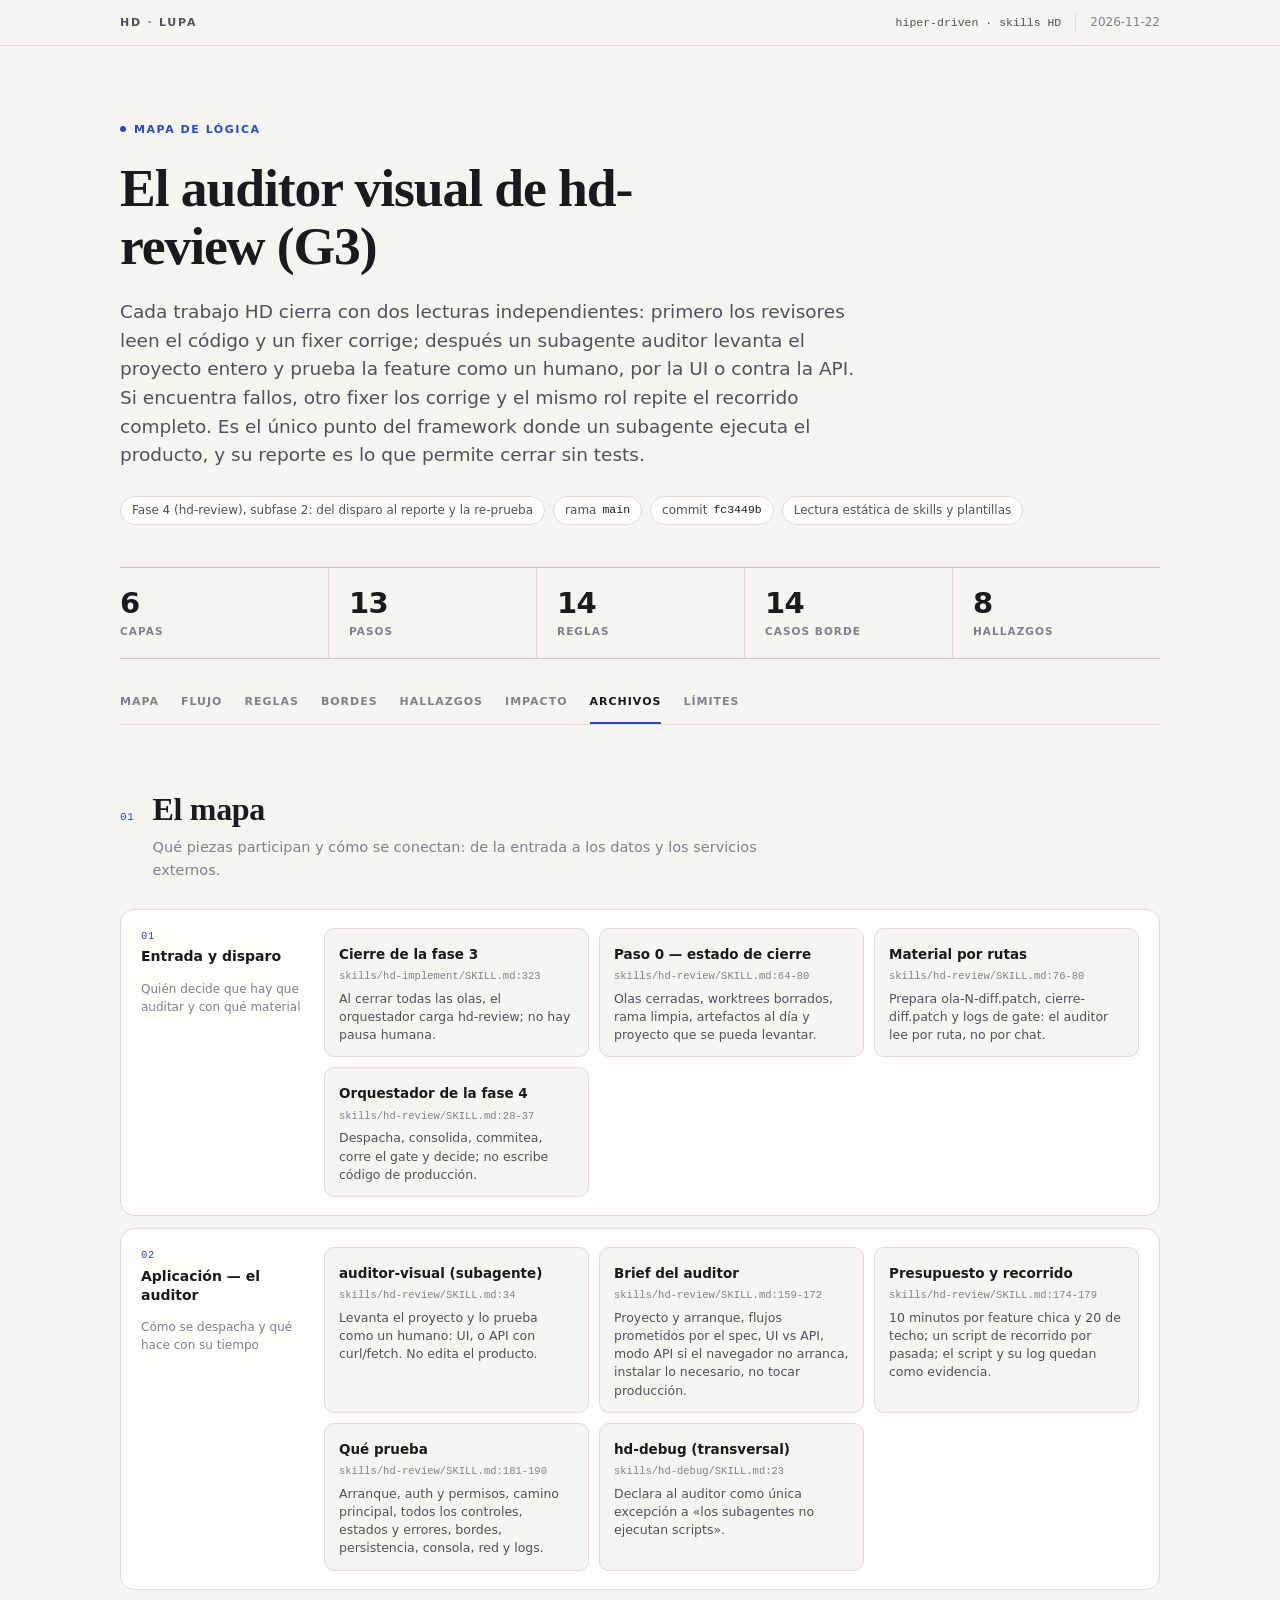
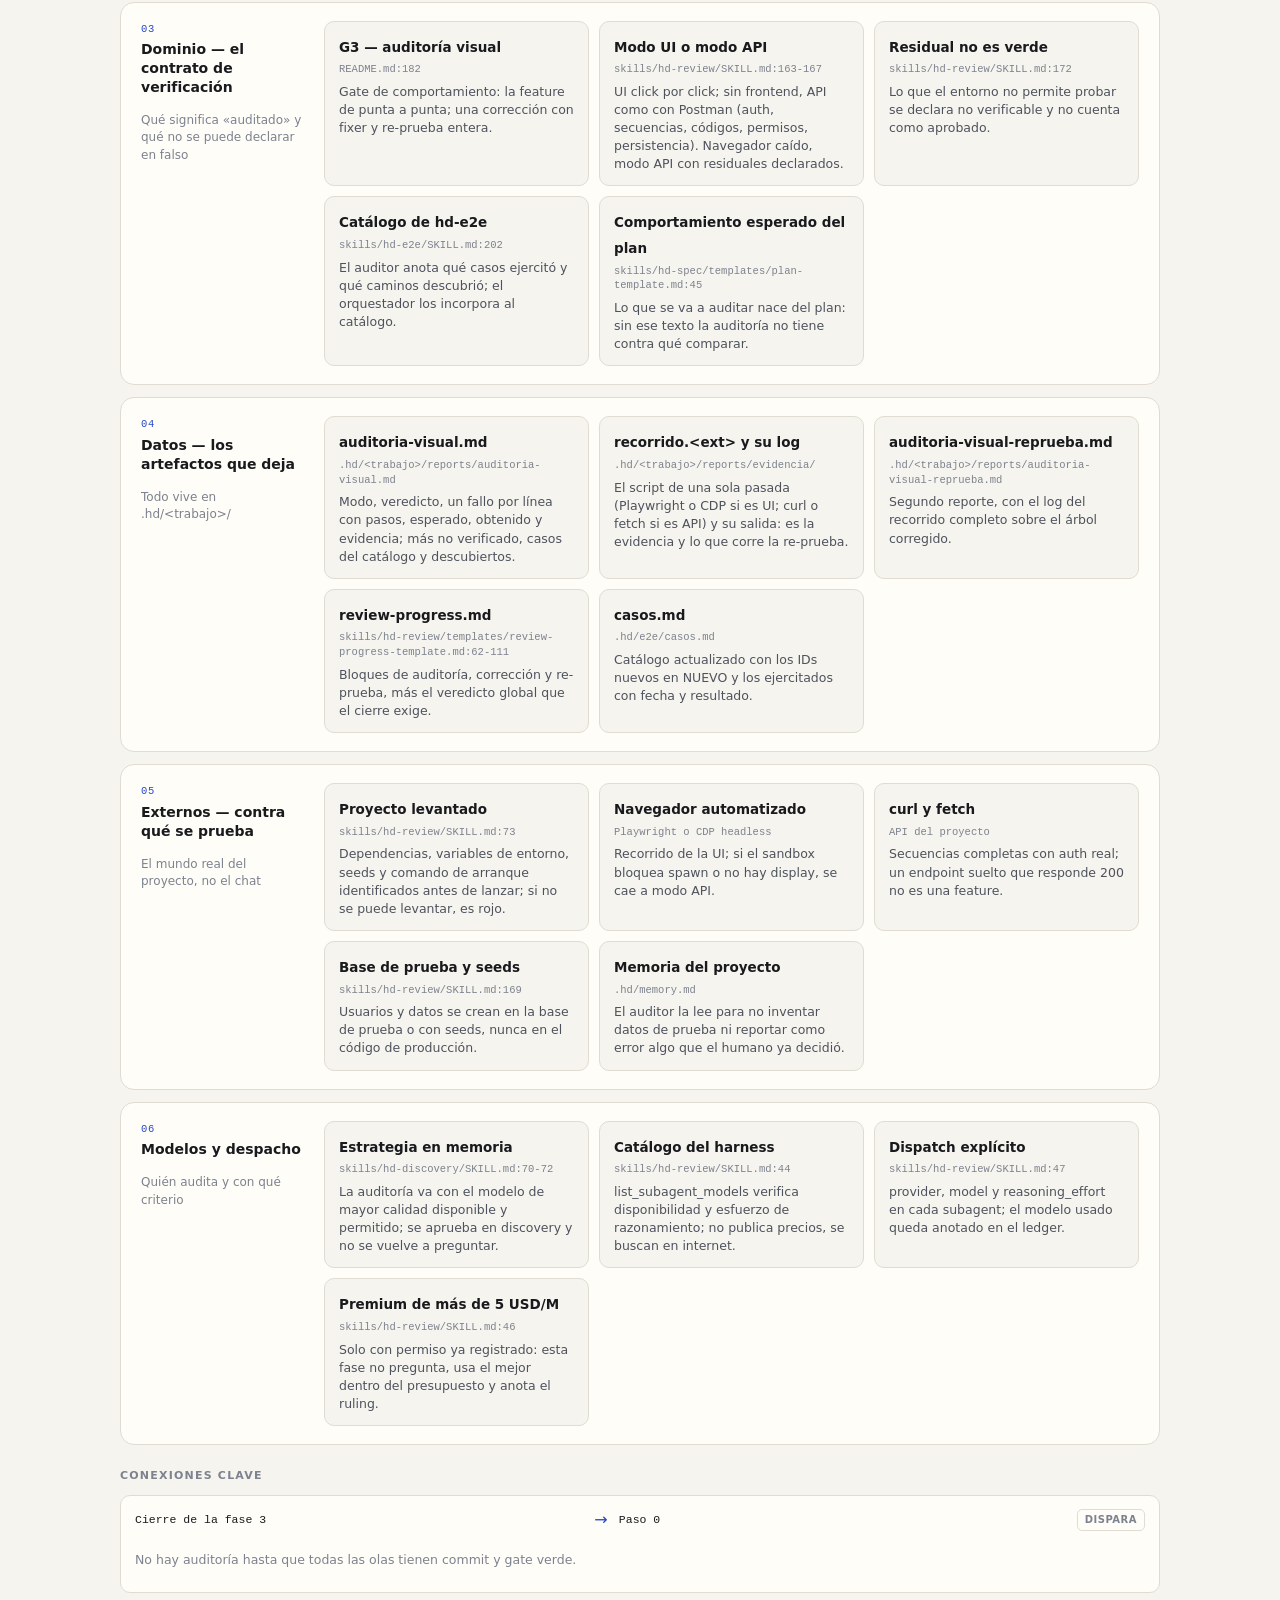
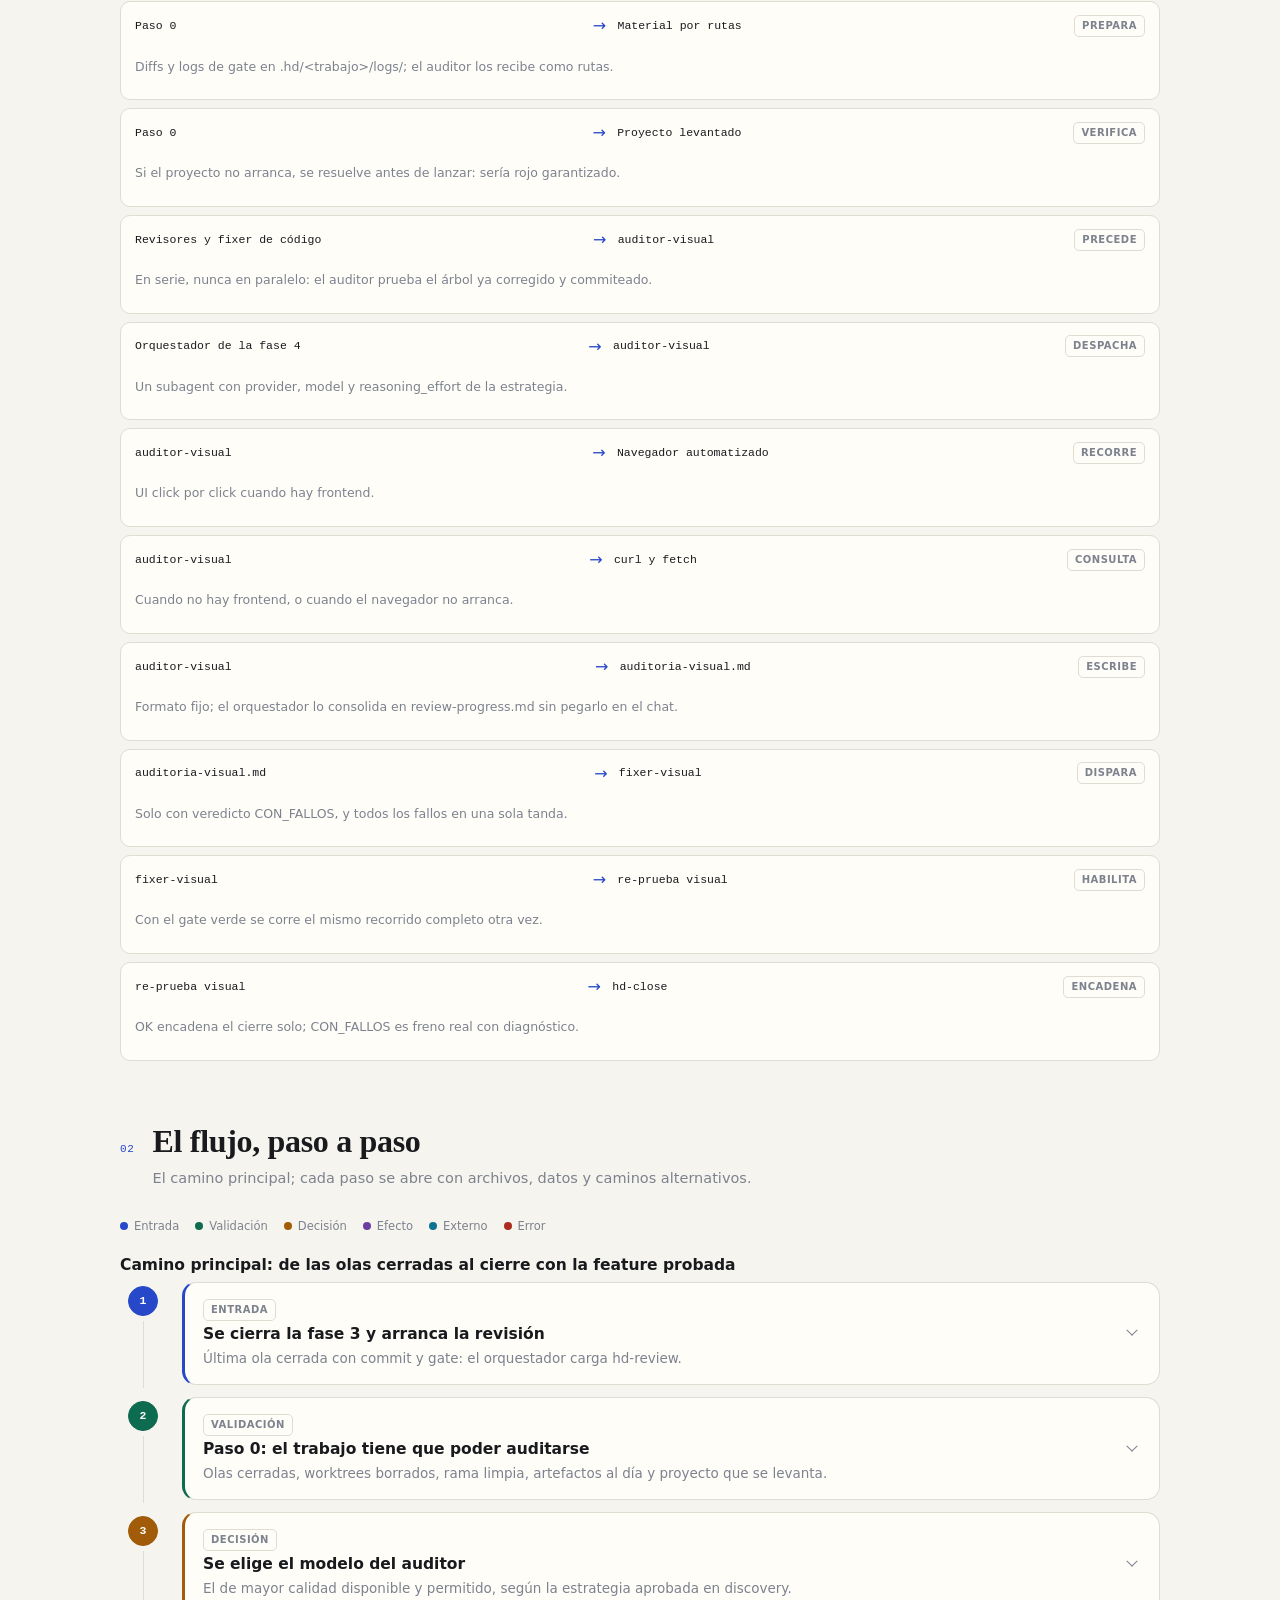
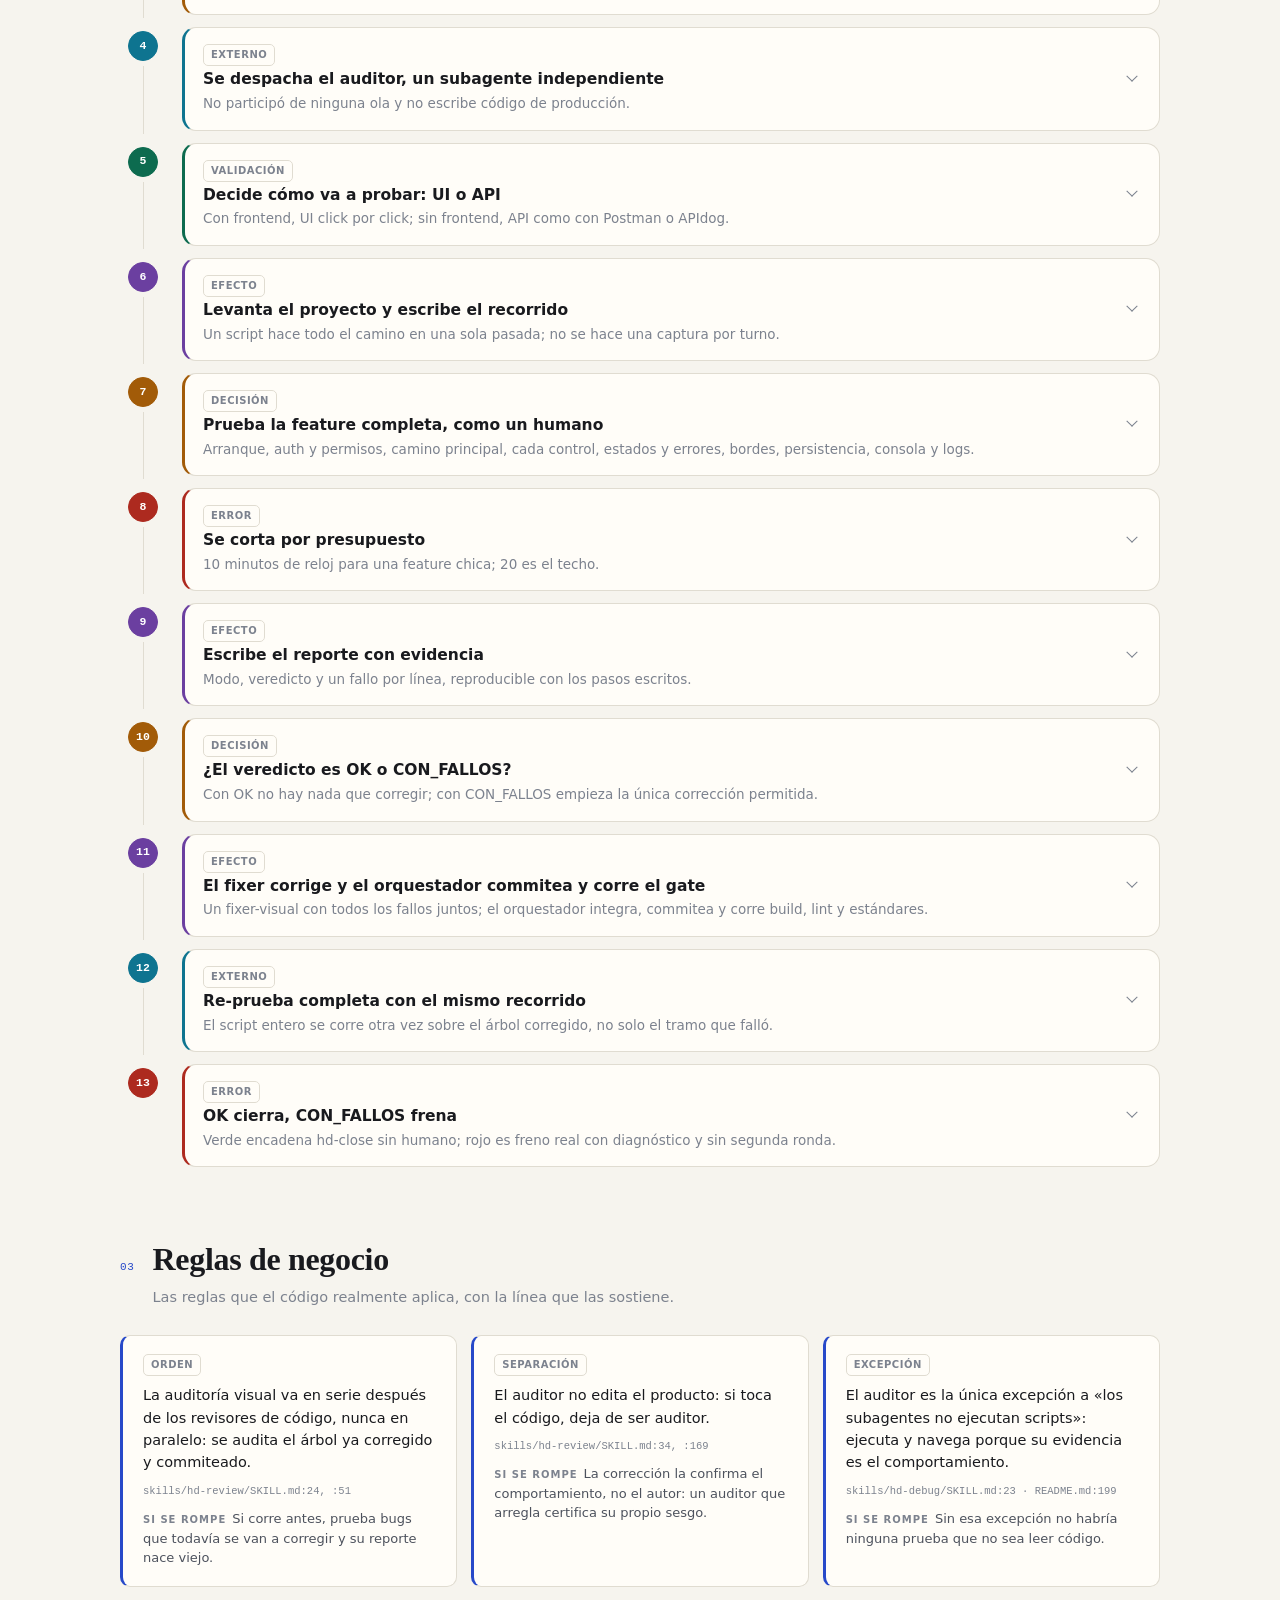
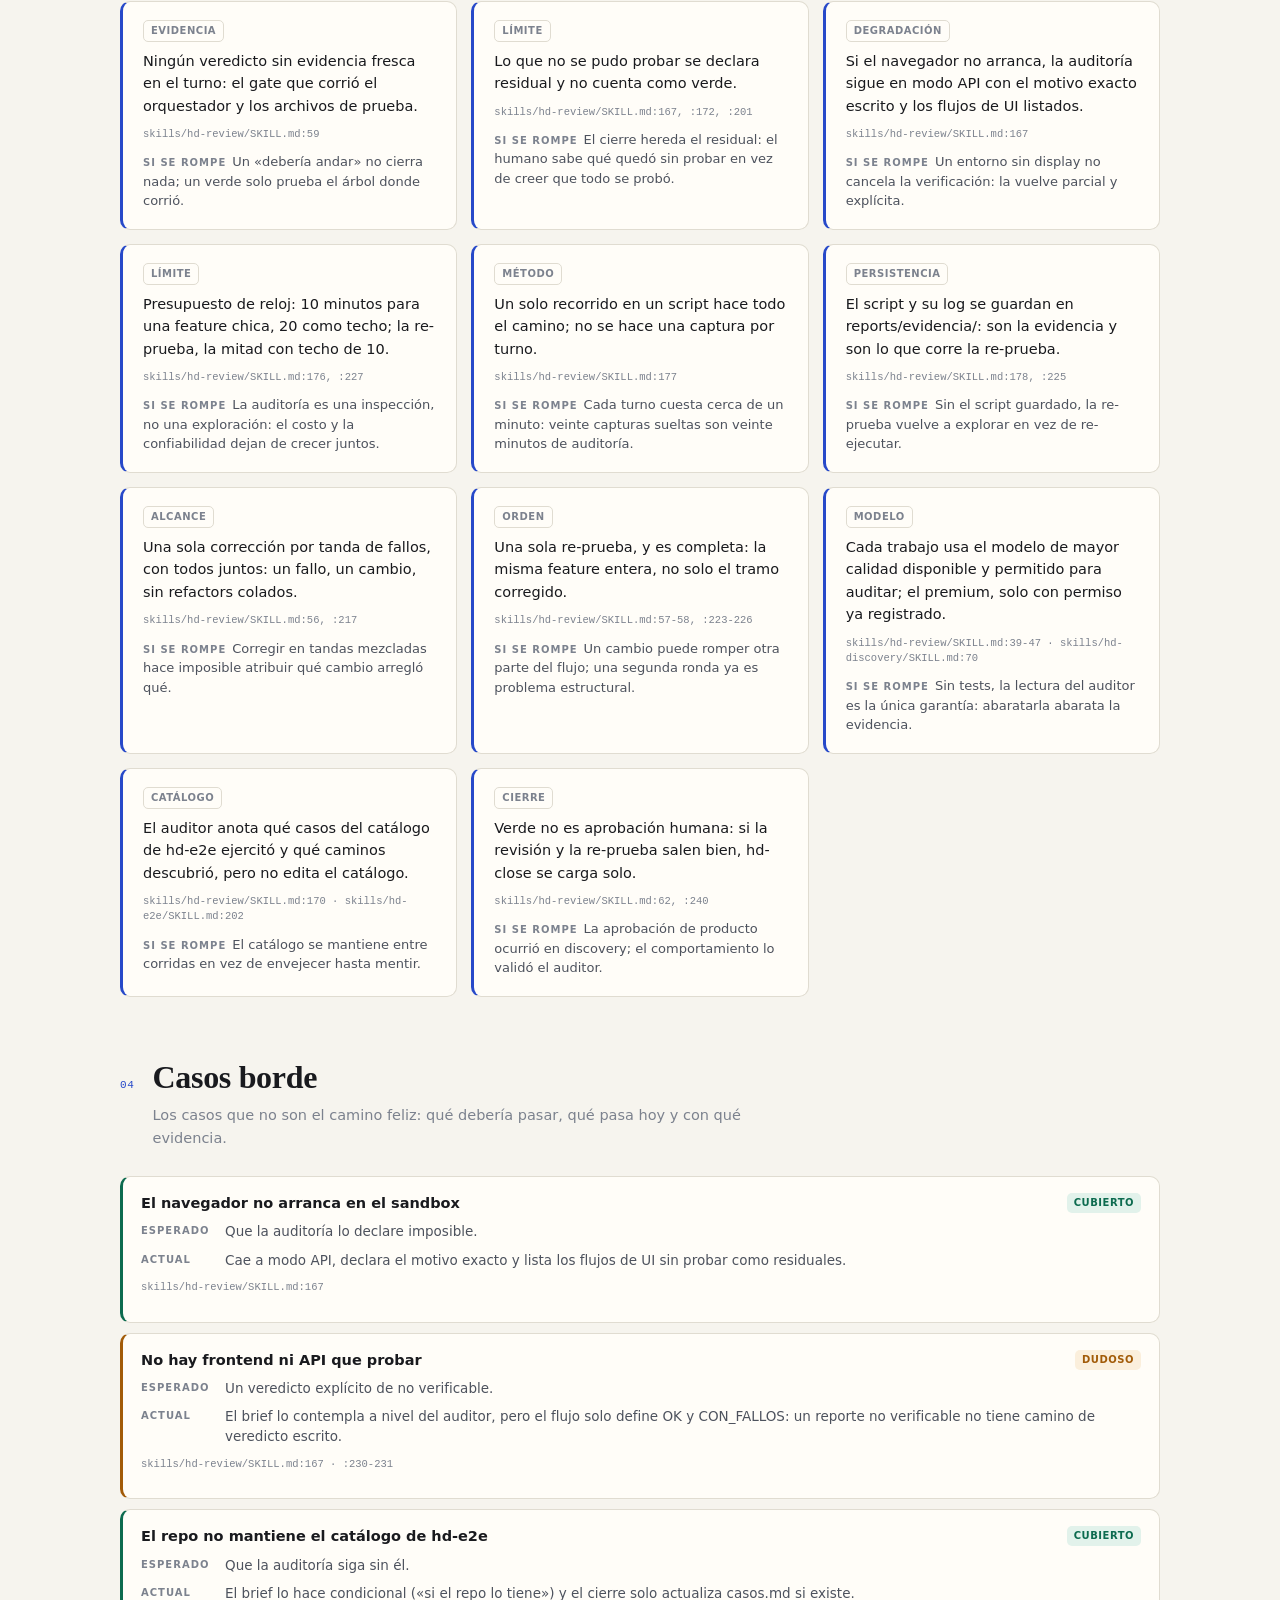
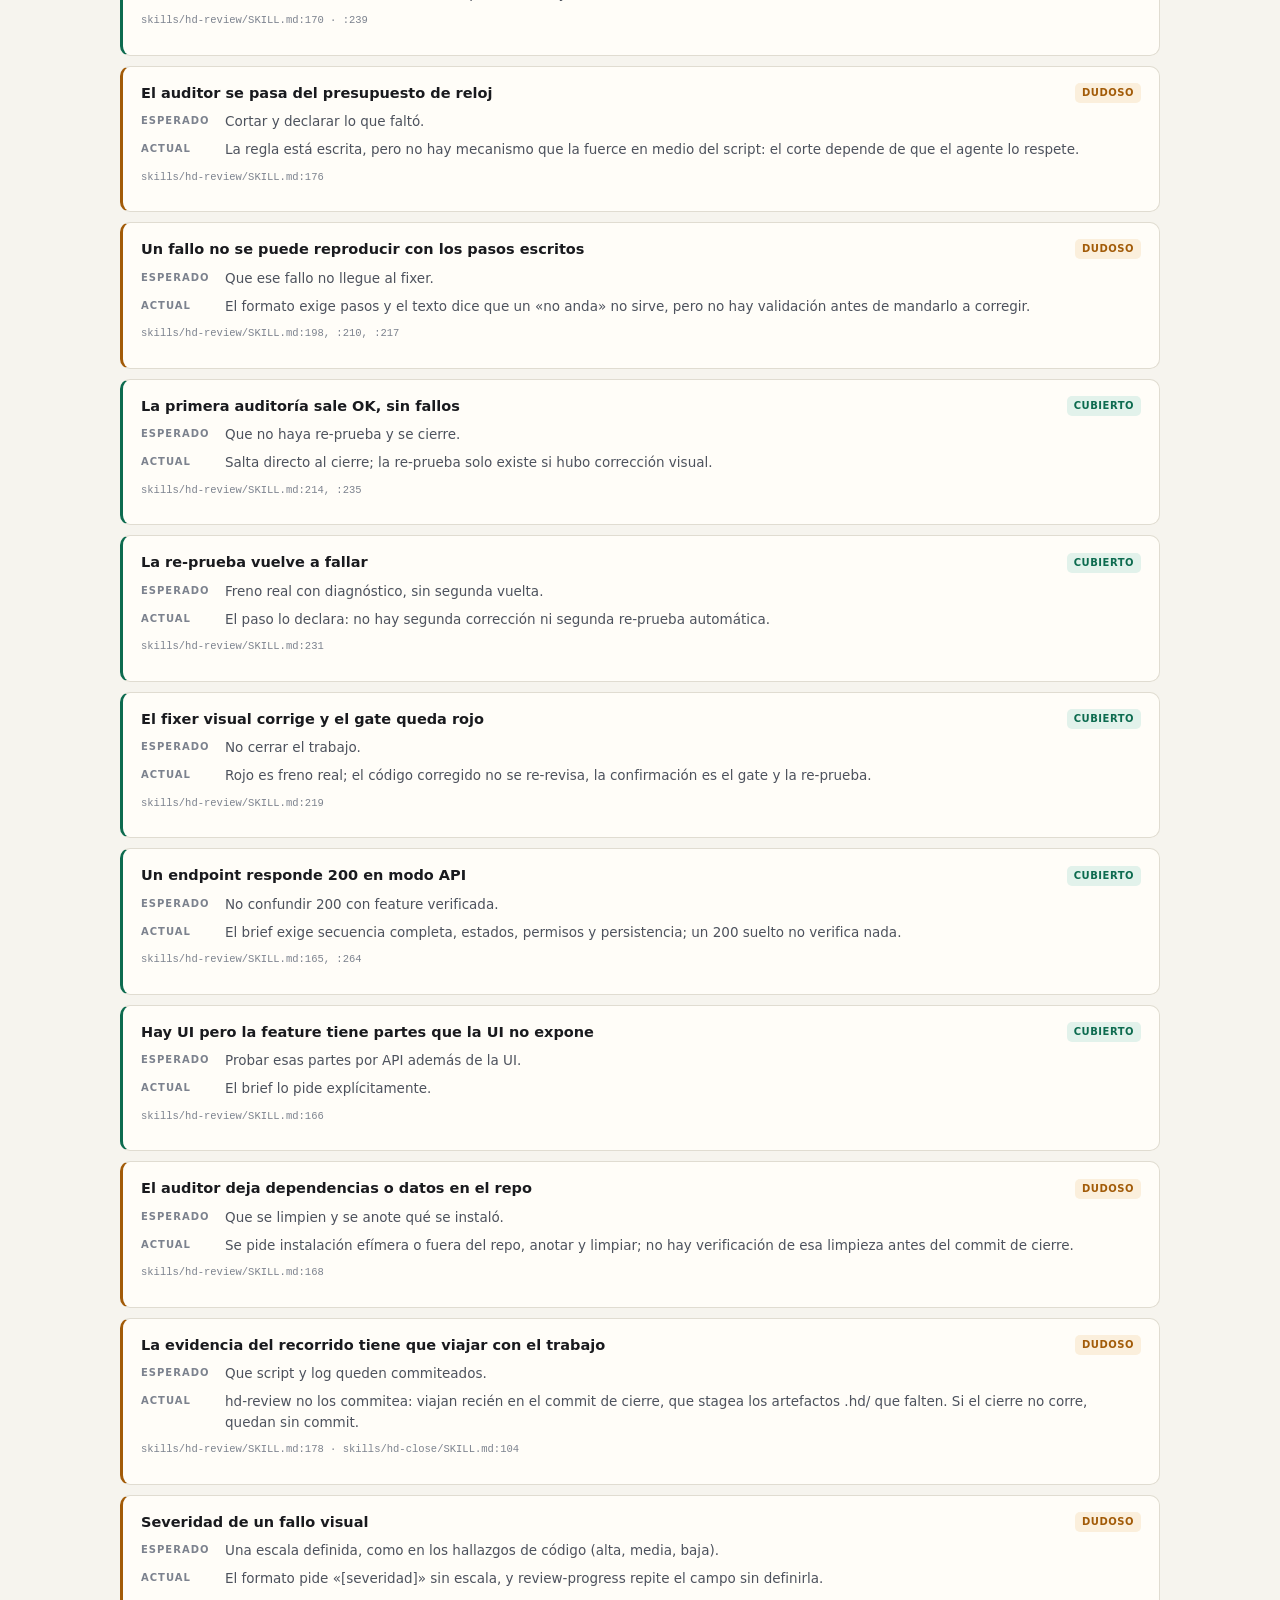
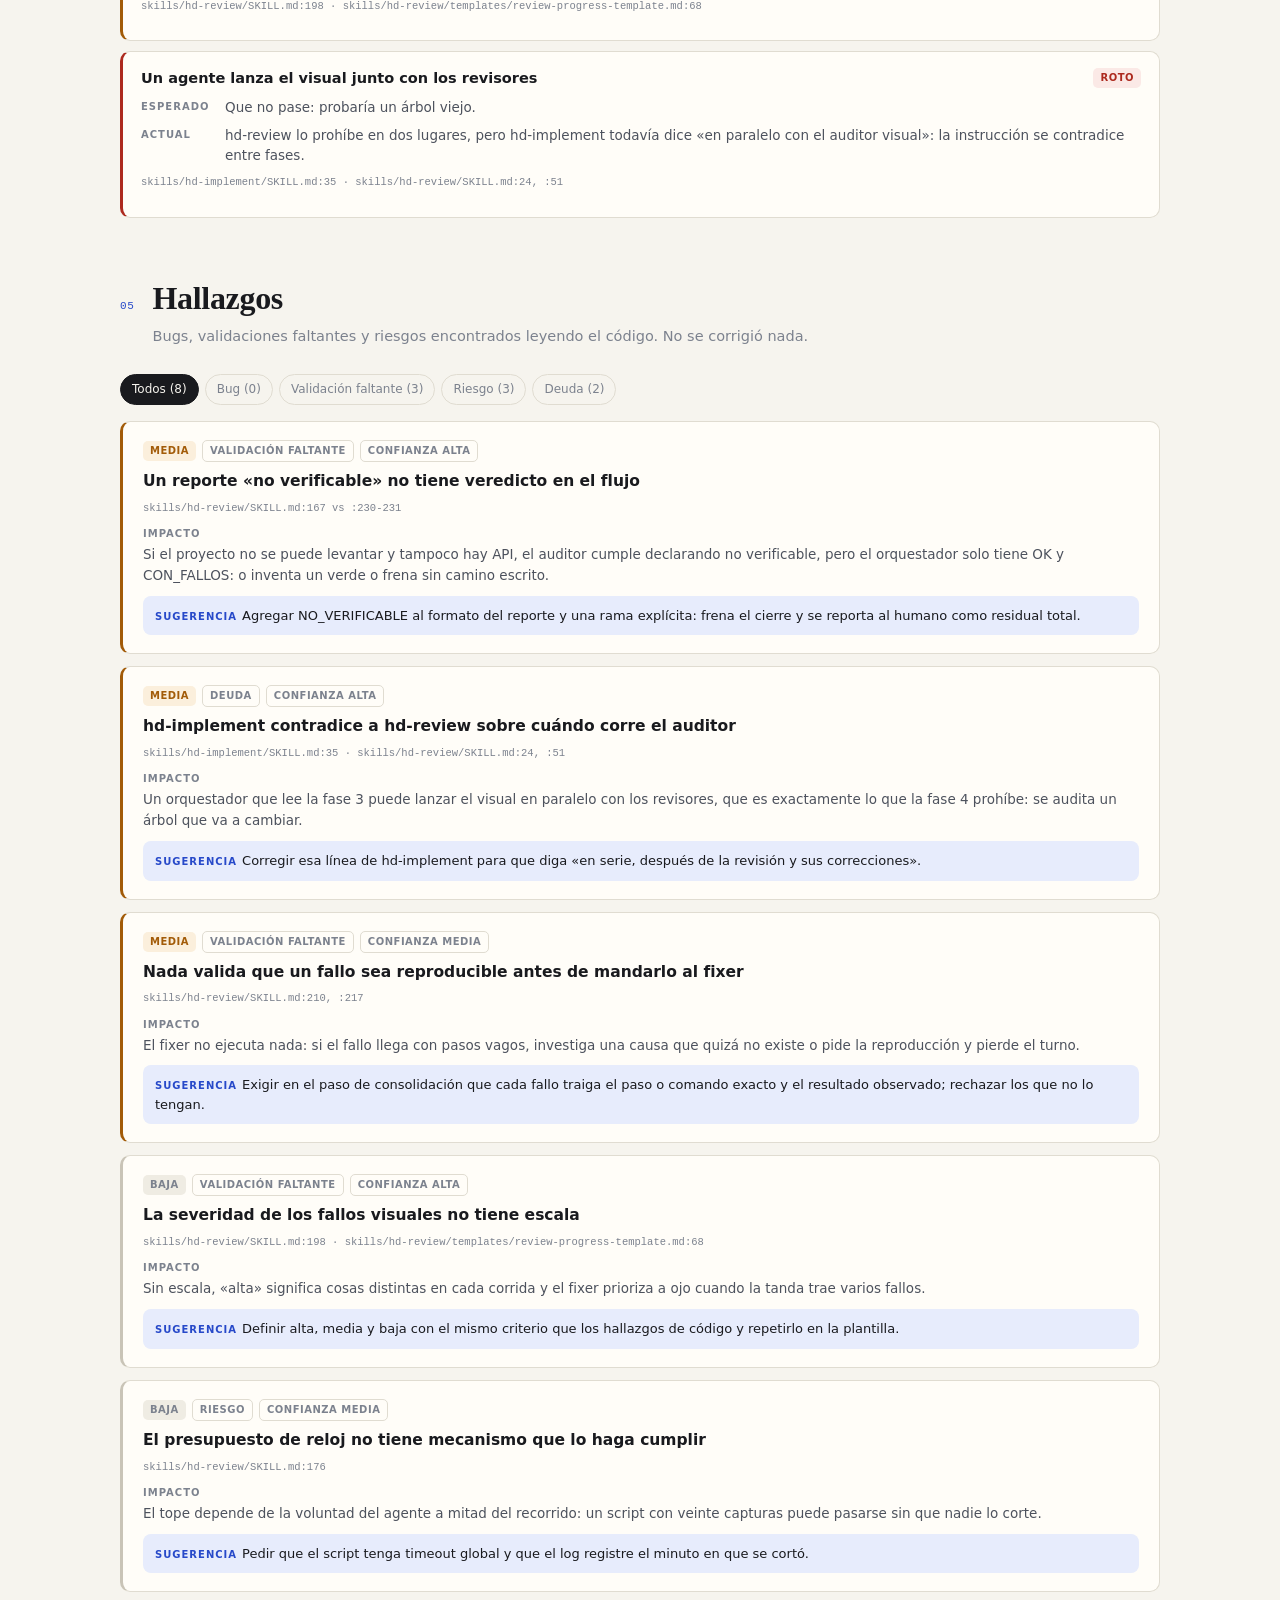
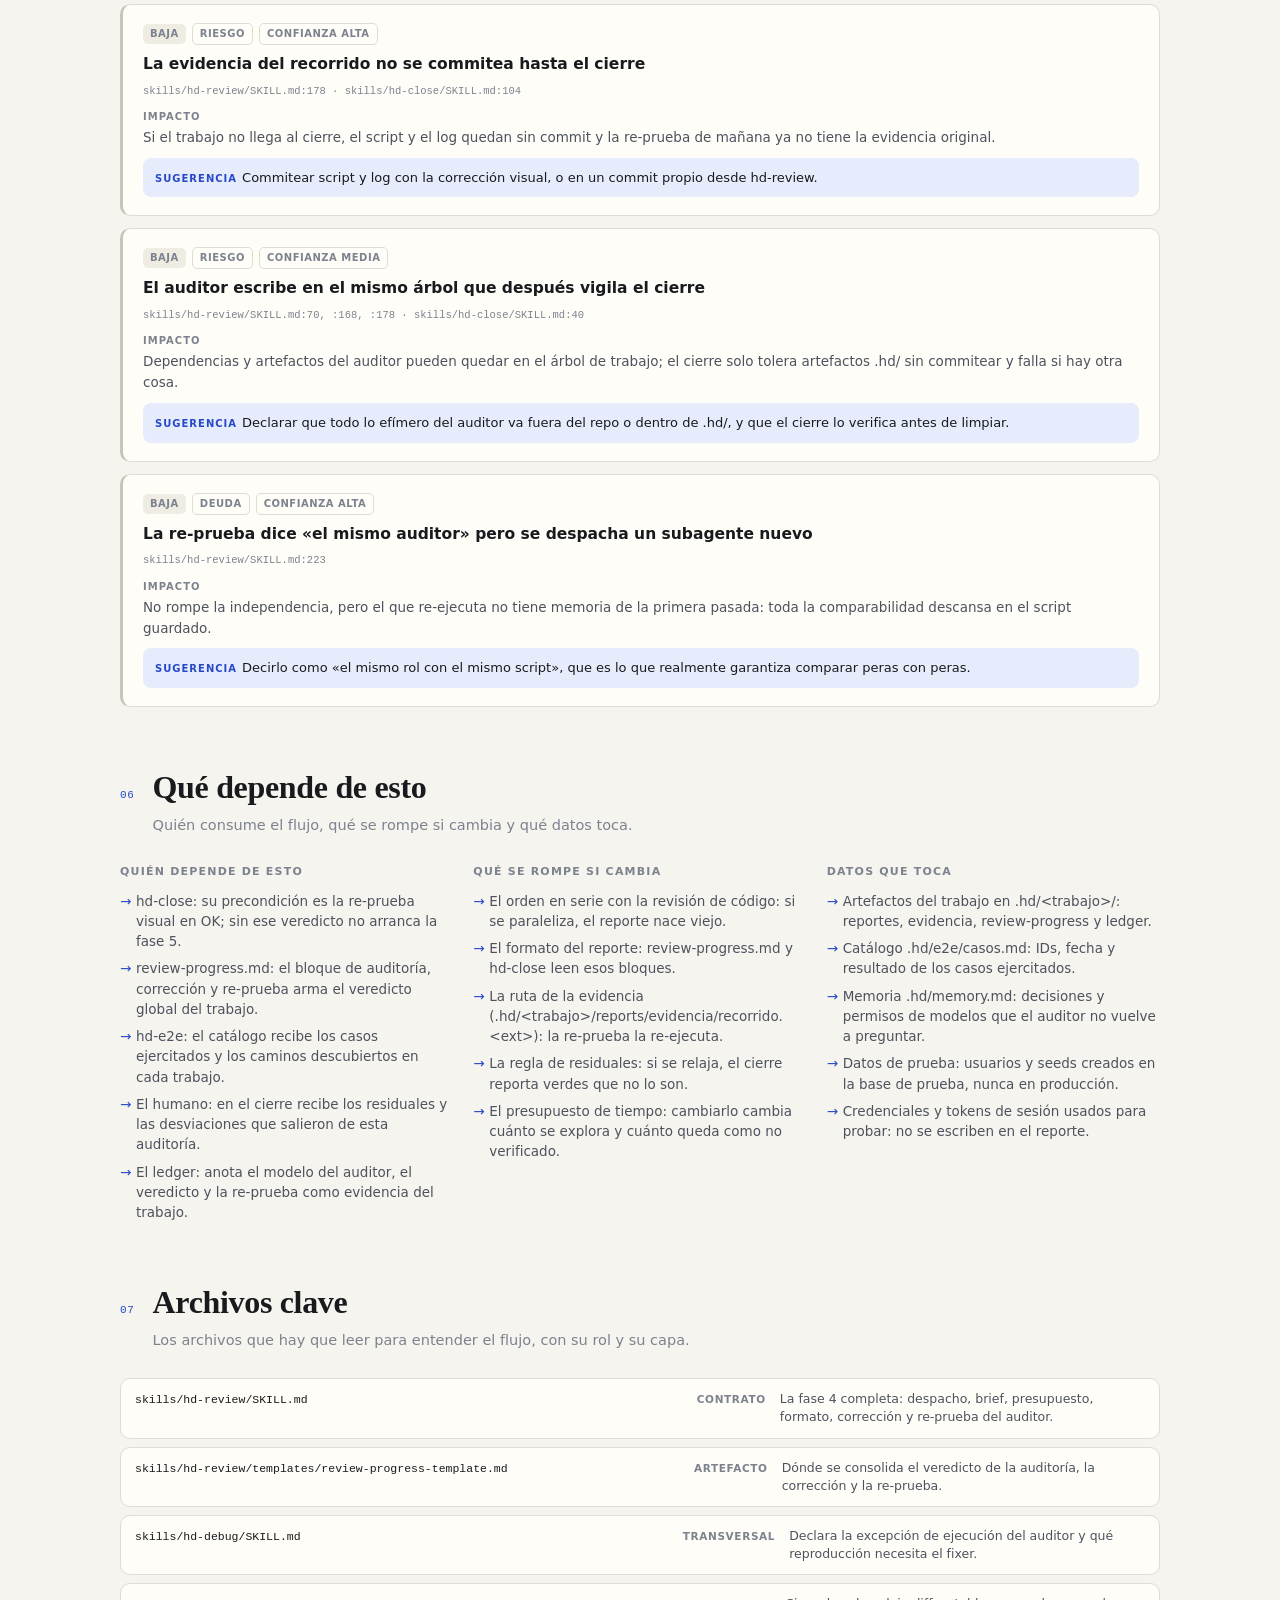
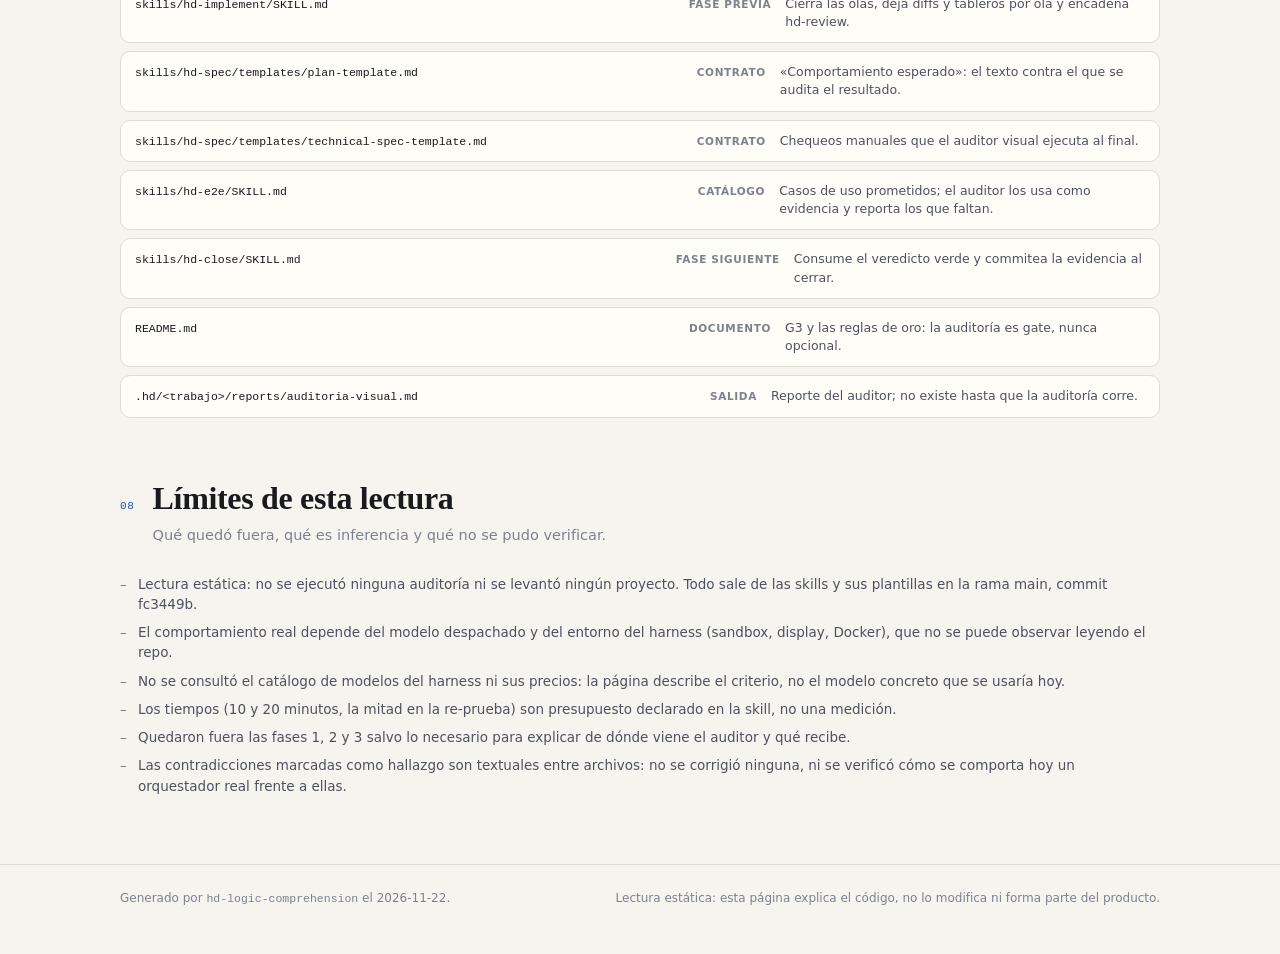
<file: .hd/logic/2026-11-22-auditor-visual-hd-review/index.html>
<!doctype html>
<html lang="es">
<head>
<meta charset="utf-8">
<meta name="viewport" content="width=device-width, initial-scale=1">
<meta name="description" content="Mapa visual de lógica: cómo funciona una feature, sus reglas, casos borde y hallazgos.">
<title>Mapa de lógica</title>
<link rel="stylesheet" href="styles.css">
</head>
<body>
<a class="skip" href="#contenido">Saltar al contenido</a>

<header class="topbar">
  <div class="topbar__inner">
    <span class="brand">HD <span class="brand__sep">·</span> lupa</span>
    <span class="topbar__meta">
      <span id="topbar-feature"></span>
      <span id="topbar-fecha"></span>
    </span>
  </div>
</header>

<main id="contenido" class="page">
  <section class="hero">
    <p class="eyebrow">Mapa de lógica</p>
    <h1 id="hero-feature">Feature</h1>
    <p class="lead" id="hero-resumen"></p>
    <ul class="chips" id="hero-chips"></ul>
    <div class="metricas" id="metricas"></div>
  </section>

  <nav class="toc" aria-label="Secciones del mapa">
    <a href="#mapa">Mapa</a>
    <a href="#flujo">Flujo</a>
    <a href="#reglas">Reglas</a>
    <a href="#bordes">Bordes</a>
    <a href="#hallazgos">Hallazgos</a>
    <a href="#impacto">Impacto</a>
    <a href="#archivos">Archivos</a>
    <a href="#limites">Límites</a>
  </nav>

  <section class="seccion" id="mapa" aria-labelledby="h-mapa">
    <header class="seccion__head">
      <span class="seccion__num">01</span>
      <div>
        <h2 id="h-mapa">El mapa</h2>
        <p class="seccion__intro">Qué piezas participan y cómo se conectan: de la entrada a los datos y los servicios externos.</p>
      </div>
    </header>
    <div id="mapa-lista"></div>
  </section>

  <section class="seccion" id="flujo" aria-labelledby="h-flujo">
    <header class="seccion__head">
      <span class="seccion__num">02</span>
      <div>
        <h2 id="h-flujo">El flujo, paso a paso</h2>
        <p class="seccion__intro">El camino principal; cada paso se abre con archivos, datos y caminos alternativos.</p>
      </div>
    </header>
    <div class="flujo__barra">
      <div class="leyenda" id="leyenda" aria-hidden="true"></div>
    </div>
    <div id="flujo-lista"></div>
  </section>

  <section class="seccion" id="reglas" aria-labelledby="h-reglas">
    <header class="seccion__head">
      <span class="seccion__num">03</span>
      <div>
        <h2 id="h-reglas">Reglas de negocio</h2>
        <p class="seccion__intro">Las reglas que el código realmente aplica, con la línea que las sostiene.</p>
      </div>
    </header>
    <div id="reglas-lista"></div>
  </section>

  <section class="seccion" id="bordes" aria-labelledby="h-bordes">
    <header class="seccion__head">
      <span class="seccion__num">04</span>
      <div>
        <h2 id="h-bordes">Casos borde</h2>
        <p class="seccion__intro">Los casos que no son el camino feliz: qué debería pasar, qué pasa hoy y con qué evidencia.</p>
      </div>
    </header>
    <div id="bordes-lista"></div>
  </section>

  <section class="seccion" id="hallazgos" aria-labelledby="h-hallazgos">
    <header class="seccion__head">
      <span class="seccion__num">05</span>
      <div>
        <h2 id="h-hallazgos">Hallazgos</h2>
        <p class="seccion__intro">Bugs, validaciones faltantes y riesgos encontrados leyendo el código. No se corrigió nada.</p>
      </div>
    </header>
    <div id="filtros" class="filtros"></div>
    <div id="hallazgos-lista"></div>
  </section>

  <section class="seccion" id="impacto" aria-labelledby="h-impacto">
    <header class="seccion__head">
      <span class="seccion__num">06</span>
      <div>
        <h2 id="h-impacto">Qué depende de esto</h2>
        <p class="seccion__intro">Quién consume el flujo, qué se rompe si cambia y qué datos toca.</p>
      </div>
    </header>
    <div id="impacto-lista"></div>
  </section>

  <section class="seccion" id="archivos" aria-labelledby="h-archivos">
    <header class="seccion__head">
      <span class="seccion__num">07</span>
      <div>
        <h2 id="h-archivos">Archivos clave</h2>
        <p class="seccion__intro">Los archivos que hay que leer para entender el flujo, con su rol y su capa.</p>
      </div>
    </header>
    <div id="archivos-lista"></div>
  </section>

  <section class="seccion" id="limites" aria-labelledby="h-limites">
    <header class="seccion__head">
      <span class="seccion__num">08</span>
      <div>
        <h2 id="h-limites">Límites de esta lectura</h2>
        <p class="seccion__intro">Qué quedó fuera, qué es inferencia y qué no se pudo verificar.</p>
      </div>
    </header>
    <div id="limites-lista"></div>
  </section>
</main>

<footer class="footer">
  <div class="page footer__inner">
    <p>Generado por <code>hd-logic-comprehension</code> el <span id="footer-fecha"></span>.</p>
    <p>Lectura estática: esta página explica el código, no lo modifica ni forma parte del producto.</p>
  </div>
</footer>

<script src="app.js"></script>
</body>
</html>
</file>
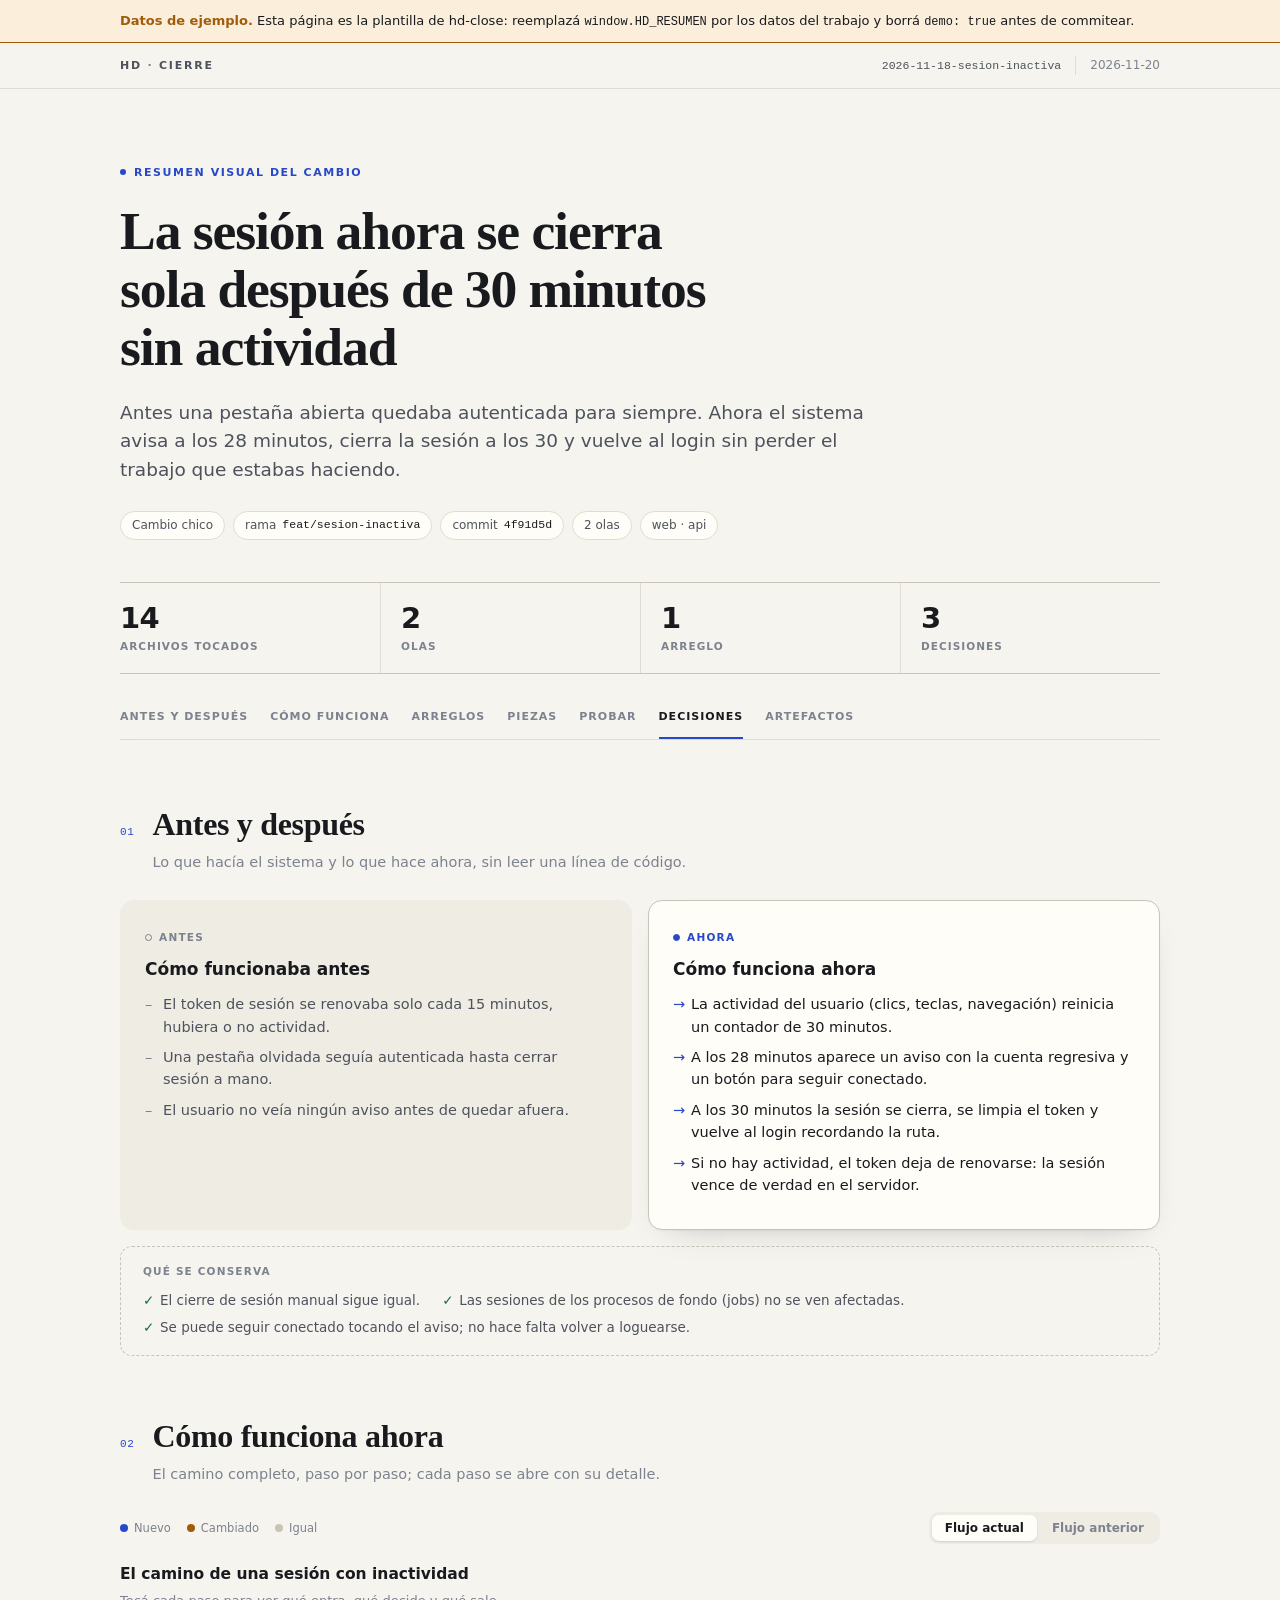
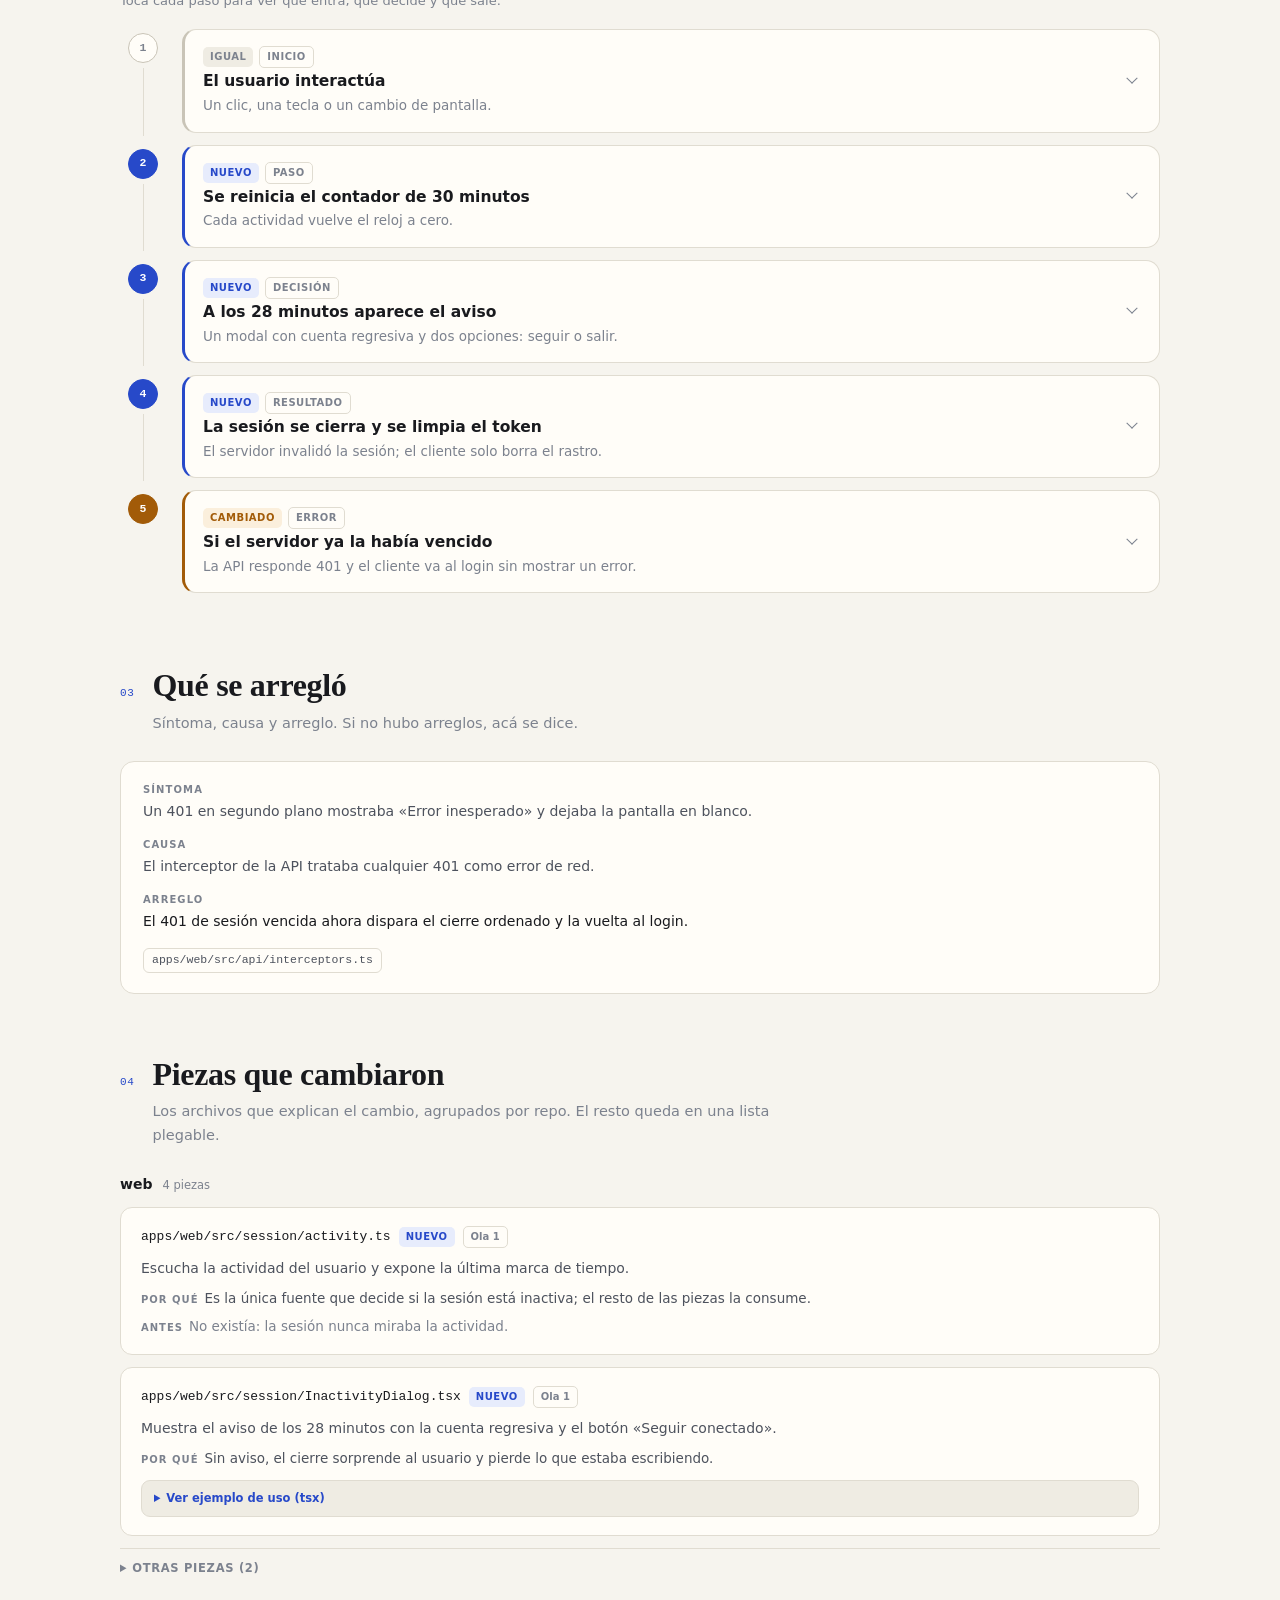
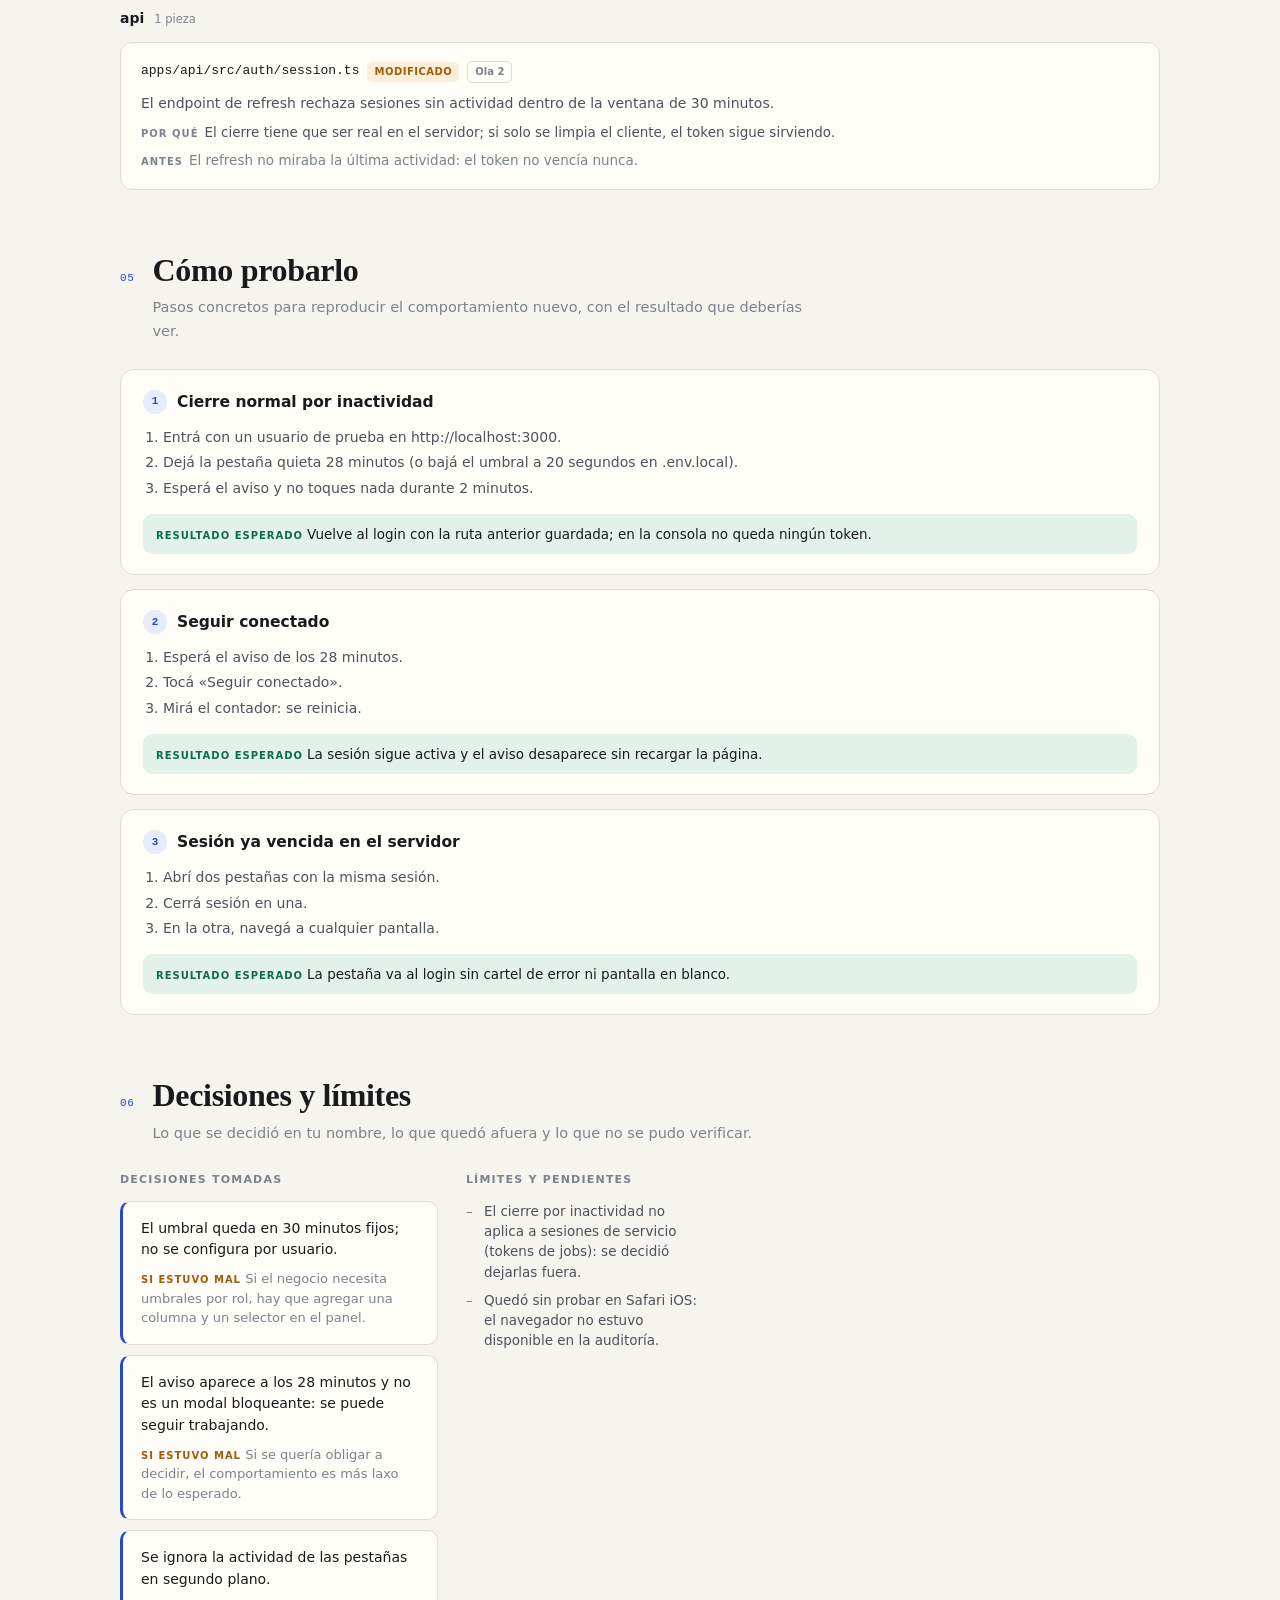
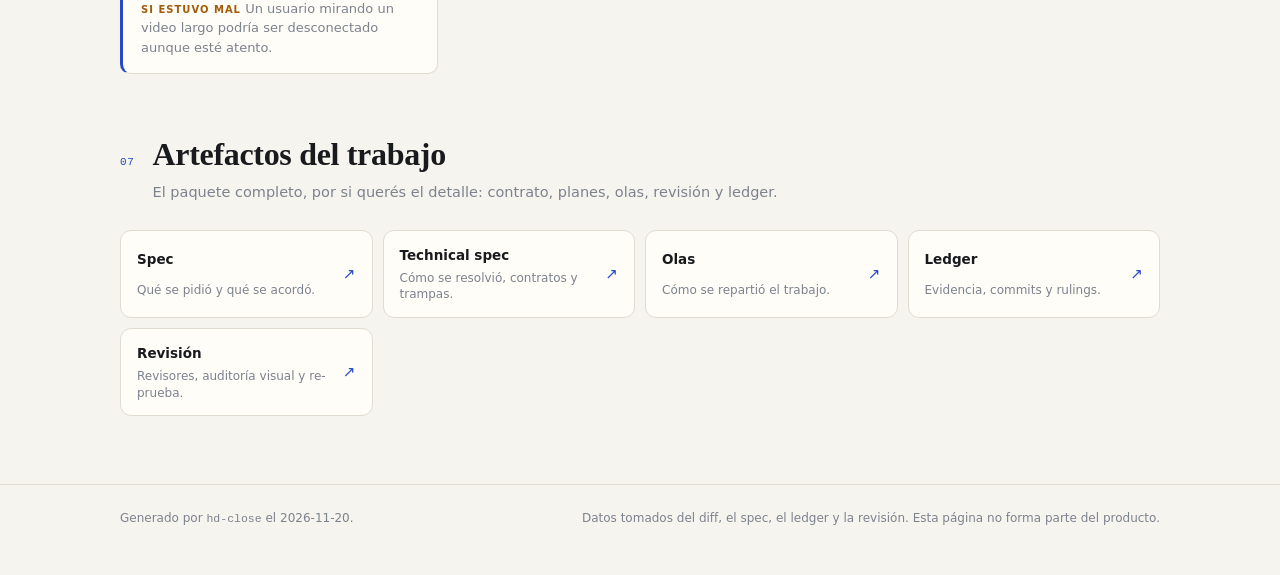
<file: skills/hd-close/templates/resumen-visual/index.html>
<!doctype html>
<html lang="es">
<head>
<meta charset="utf-8">
<meta name="viewport" content="width=device-width, initial-scale=1">
<meta name="description" content="Resumen visual del cambio: qué se hizo, cómo funciona ahora y qué se arregló.">
<title>Resumen del cambio</title>
<link rel="stylesheet" href="styles.css">
</head>
<body>
<a class="skip" href="#contenido">Saltar al contenido</a>

<header class="topbar">
  <div class="topbar__inner">
    <span class="brand">HD <span class="brand__sep">·</span> cierre</span>
    <span class="topbar__meta">
      <span id="topbar-trabajo"></span>
      <span id="topbar-fecha"></span>
    </span>
  </div>
</header>

<main id="contenido" class="page">
  <section class="hero">
    <p class="eyebrow">Resumen visual del cambio</p>
    <h1 id="hero-titulo">Título del cambio</h1>
    <p class="lead" id="hero-entradilla"></p>
    <ul class="chips" id="hero-chips"></ul>
    <div class="metricas" id="metricas"></div>
  </section>

  <nav class="toc" aria-label="Secciones del resumen">
    <a href="#antes-despues">Antes y después</a>
    <a href="#flujo">Cómo funciona</a>
    <a href="#arreglos">Arreglos</a>
    <a href="#piezas">Piezas</a>
    <a href="#probar">Probar</a>
    <a href="#decisiones">Decisiones</a>
    <a href="#artefactos">Artefactos</a>
  </nav>

  <section class="seccion" id="antes-despues" aria-labelledby="h-antes-despues">
    <header class="seccion__head">
      <span class="seccion__num">01</span>
      <div>
        <h2 id="h-antes-despues">Antes y después</h2>
        <p class="seccion__intro">Lo que hacía el sistema y lo que hace ahora, sin leer una línea de código.</p>
      </div>
    </header>
    <div class="comparativa" id="comparativa"></div>
    <div id="conserva"></div>
  </section>

  <section class="seccion" id="flujo" aria-labelledby="h-flujo">
    <header class="seccion__head">
      <span class="seccion__num">02</span>
      <div>
        <h2 id="h-flujo">Cómo funciona ahora</h2>
        <p class="seccion__intro">El camino completo, paso por paso; cada paso se abre con su detalle.</p>
      </div>
    </header>
    <div class="flujo__barra">
      <div class="leyenda" id="leyenda" aria-hidden="true"></div>
      <div id="flujo-toggle"></div>
    </div>
    <div id="flujo-actual"></div>
    <div id="flujo-anterior" hidden></div>
  </section>

  <section class="seccion" id="arreglos" aria-labelledby="h-arreglos">
    <header class="seccion__head">
      <span class="seccion__num">03</span>
      <div>
        <h2 id="h-arreglos">Qué se arregló</h2>
        <p class="seccion__intro">Síntoma, causa y arreglo. Si no hubo arreglos, acá se dice.</p>
      </div>
    </header>
    <div id="arreglos-lista"></div>
  </section>

  <section class="seccion" id="piezas" aria-labelledby="h-piezas">
    <header class="seccion__head">
      <span class="seccion__num">04</span>
      <div>
        <h2 id="h-piezas">Piezas que cambiaron</h2>
        <p class="seccion__intro">Los archivos que explican el cambio, agrupados por repo. El resto queda en una lista plegable.</p>
      </div>
    </header>
    <div id="piezas-lista"></div>
  </section>

  <section class="seccion" id="probar" aria-labelledby="h-probar">
    <header class="seccion__head">
      <span class="seccion__num">05</span>
      <div>
        <h2 id="h-probar">Cómo probarlo</h2>
        <p class="seccion__intro">Pasos concretos para reproducir el comportamiento nuevo, con el resultado que deberías ver.</p>
      </div>
    </header>
    <div id="pruebas"></div>
  </section>

  <section class="seccion" id="decisiones" aria-labelledby="h-decisiones">
    <header class="seccion__head">
      <span class="seccion__num">06</span>
      <div>
        <h2 id="h-decisiones">Decisiones y límites</h2>
        <p class="seccion__intro">Lo que se decidió en tu nombre, lo que quedó afuera y lo que no se pudo verificar.</p>
      </div>
    </header>
    <div class="decisiones" id="decisiones-lista"></div>
  </section>

  <section class="seccion" id="artefactos" aria-labelledby="h-artefactos">
    <header class="seccion__head">
      <span class="seccion__num">07</span>
      <div>
        <h2 id="h-artefactos">Artefactos del trabajo</h2>
        <p class="seccion__intro">El paquete completo, por si querés el detalle: contrato, planes, olas, revisión y ledger.</p>
      </div>
    </header>
    <div class="artefactos" id="artefactos-lista"></div>
  </section>
</main>

<footer class="footer">
  <div class="page footer__inner">
    <p>Generado por <code>hd-close</code> el <span id="footer-fecha"></span>.</p>
    <p>Datos tomados del diff, el spec, el ledger y la revisión. Esta página no forma parte del producto.</p>
  </div>
</footer>

<script src="app.js"></script>
</body>
</html>
</file>
<file: .hd/logic/2026-11-22-auditor-visual-hd-review/styles.css>
/* ============================================================
   Mapa de lógica — estilos
   Plantilla de hd-logic-comprehension. Sin dependencias externas.
   Paleta clara por defecto y variante oscura automática.
   ============================================================ */

:root {
  --bg: #f6f4ee;
  --surface: #fffdf8;
  --surface-2: #efece3;
  --ink: #191a1e;
  --ink-2: #4d525d;
  --ink-3: #7c828e;
  --line: #e0dcd1;
  --line-strong: #c9c4b7;
  --accent: #2749c9;
  --accent-soft: #e7ecfc;
  --on-accent: #ffffff;
  --changed: #a25b08;
  --changed-soft: #fbefdc;
  --on-changed: #ffffff;
  --fixed: #0d6b4f;
  --fixed-soft: #e2f2eb;
  --on-fixed: #ffffff;
  --effect: #6b3fa0;
  --effect-soft: #f0e9fa;
  --on-effect: #ffffff;
  --external: #0e7490;
  --external-soft: #e2f4f8;
  --on-external: #ffffff;
  --danger: #ad2a1f;
  --danger-soft: #fbe9e6;
  --on-danger: #ffffff;
  --shadow: 0 1px 2px rgba(25, 26, 30, 0.04), 0 14px 34px -24px rgba(25, 26, 30, 0.35);
  --radius: 14px;
  --max: 1040px;
  --sans: "Segoe UI", system-ui, -apple-system, BlinkMacSystemFont, Roboto, "Helvetica Neue", Arial, sans-serif;
  --serif: "Iowan Old Style", "Palatino Linotype", Palatino, Georgia, "Times New Roman", serif;
  --mono: "Cascadia Code", "SFMono-Regular", Consolas, "Liberation Mono", Menlo, monospace;
  --toc-bg: rgba(246, 244, 238, 0.88);
}

@media (prefers-color-scheme: dark) {
  :root {
    --bg: #101114;
    --surface: #17191e;
    --surface-2: #1e2128;
    --ink: #eceef3;
    --ink-2: #b7bcc7;
    --ink-3: #878e9b;
    --line: #2b2e36;
    --line-strong: #3c404a;
    --accent: #91a8ff;
    --accent-soft: rgba(145, 168, 255, 0.13);
    --on-accent: #101114;
    --changed: #e6aa64;
    --changed-soft: rgba(230, 170, 100, 0.13);
    --on-changed: #101114;
    --fixed: #63cba8;
    --fixed-soft: rgba(99, 203, 168, 0.12);
    --on-fixed: #101114;
    --effect: #c4a4f5;
    --effect-soft: rgba(196, 164, 245, 0.13);
    --on-effect: #101114;
    --external: #67d4e8;
    --external-soft: rgba(103, 212, 232, 0.12);
    --on-external: #101114;
    --danger: #ff9083;
    --danger-soft: rgba(255, 144, 131, 0.12);
    --on-danger: #101114;
    --shadow: 0 1px 2px rgba(0, 0, 0, 0.3), 0 18px 40px -28px rgba(0, 0, 0, 0.8);
    --toc-bg: rgba(16, 17, 20, 0.88);
  }
}

*, *::before, *::after { box-sizing: border-box; }

html {
  -webkit-text-size-adjust: 100%;
  scroll-behavior: smooth;
}

@media (prefers-reduced-motion: reduce) {
  html { scroll-behavior: auto; }
  *, *::before, *::after {
    animation-duration: 0.001ms !important;
    animation-iteration-count: 1 !important;
    transition-duration: 0.001ms !important;
  }
}

body {
  margin: 0;
  background: var(--bg);
  color: var(--ink);
  font-family: var(--sans);
  font-size: 16px;
  line-height: 1.6;
  text-rendering: optimizeLegibility;
  -webkit-font-smoothing: antialiased;
}

::selection { background: var(--accent); color: var(--on-accent); }

a { color: var(--accent); }

code, pre { font-family: var(--mono); }

:focus-visible {
  outline: 2px solid var(--accent);
  outline-offset: 2px;
  border-radius: 4px;
}

.skip {
  position: absolute;
  left: 12px;
  top: -60px;
  z-index: 100;
  padding: 8px 14px;
  background: var(--surface);
  color: var(--ink);
  border: 1px solid var(--line);
  border-radius: 8px;
  text-decoration: none;
}
.skip:focus { top: 12px; }

.page {
  width: min(100% - 40px, var(--max));
  margin: 0 auto;
}

/* ---------- Barra superior ---------- */

.topbar {
  border-bottom: 1px solid var(--line);
  background: var(--bg);
}

.topbar__inner {
  width: min(100% - 40px, var(--max));
  margin: 0 auto;
  display: flex;
  align-items: baseline;
  justify-content: space-between;
  gap: 16px;
  padding: 13px 0;
}

.brand {
  font-size: 11px;
  font-weight: 600;
  letter-spacing: 0.16em;
  text-transform: uppercase;
  color: var(--ink-2);
  white-space: nowrap;
}

.brand__sep { color: var(--ink-3); }

.topbar__meta {
  display: flex;
  align-items: baseline;
  gap: 14px;
  font-size: 12px;
  color: var(--ink-3);
  text-align: right;
}

.topbar__meta > span:empty { display: none; }

.topbar__meta > span + span:not(:empty) {
  padding-left: 14px;
  border-left: 1px solid var(--line);
}

.topbar__meta > span:first-child {
  color: var(--ink-2);
  font-family: var(--mono);
  font-size: 11.5px;
}

/* ---------- Hero ---------- */

.hero {
  padding: 68px 0 20px;
}

.eyebrow {
  display: inline-flex;
  align-items: center;
  gap: 8px;
  margin: 0 0 22px;
  font-size: 11px;
  font-weight: 600;
  letter-spacing: 0.14em;
  text-transform: uppercase;
  color: var(--accent);
}

.eyebrow::before {
  content: "";
  width: 6px;
  height: 6px;
  border-radius: 50%;
  background: var(--accent);
}

h1 {
  margin: 0;
  max-width: 22ch;
  font-family: var(--serif);
  font-size: clamp(2.15rem, 5.2vw, 3.35rem);
  font-weight: 600;
  line-height: 1.08;
  letter-spacing: -0.02em;
}

.lead {
  max-width: 64ch;
  margin: 22px 0 0;
  font-size: 18.5px;
  line-height: 1.55;
  color: var(--ink-2);
}

.chips {
  display: flex;
  flex-wrap: wrap;
  gap: 8px;
  margin: 26px 0 0;
  padding: 0;
  list-style: none;
}

.chip {
  display: inline-flex;
  align-items: center;
  gap: 6px;
  padding: 4px 11px;
  border: 1px solid var(--line);
  border-radius: 999px;
  background: var(--surface);
  font-size: 12px;
  color: var(--ink-2);
}

.chip code {
  font-size: 11.5px;
  color: var(--ink);
}

.chip--nuevo {
  border-color: transparent;
  background: var(--accent-soft);
  color: var(--accent);
  font-weight: 600;
}

.metricas {
  display: grid;
  grid-template-columns: repeat(auto-fit, minmax(140px, 1fr));
  margin-top: 42px;
  border-top: 1px solid var(--line-strong);
  border-bottom: 1px solid var(--line-strong);
}

.metrica {
  padding: 18px 20px 18px 0;
}

.metrica + .metrica {
  padding-left: 20px;
  border-left: 1px solid var(--line);
}

.metrica__valor {
  display: block;
  font-size: 29px;
  font-weight: 600;
  letter-spacing: -0.02em;
  font-variant-numeric: tabular-nums;
  line-height: 1.2;
}

.metrica__label {
  display: block;
  margin-top: 2px;
  font-size: 10.5px;
  font-weight: 600;
  letter-spacing: 0.1em;
  text-transform: uppercase;
  color: var(--ink-3);
}

/* ---------- Navegación de secciones ---------- */

.toc {
  position: sticky;
  top: 0;
  z-index: 20;
  display: flex;
  gap: 22px;
  margin: 0 0 8px;
  padding: 0;
  overflow-x: auto;
  border-bottom: 1px solid var(--line);
  background: var(--toc-bg);
  backdrop-filter: blur(10px);
  -webkit-backdrop-filter: blur(10px);
  scrollbar-width: none;
}

.toc::-webkit-scrollbar { display: none; }

.toc a {
  flex: none;
  padding: 14px 0 12px;
  border-bottom: 2px solid transparent;
  font-size: 11px;
  font-weight: 600;
  letter-spacing: 0.09em;
  text-transform: uppercase;
  text-decoration: none;
  color: var(--ink-3);
  white-space: nowrap;
  transition: color 0.15s ease, border-color 0.15s ease;
}

.toc a:hover { color: var(--ink-2); }

.toc a.is-active {
  color: var(--ink);
  border-bottom-color: var(--accent);
}

/* ---------- Secciones ---------- */

.seccion {
  padding: 58px 0 4px;
  scroll-margin-top: 58px;
}

.seccion__head {
  display: flex;
  gap: 18px;
  align-items: baseline;
  margin-bottom: 26px;
}

.seccion__num {
  font-family: var(--mono);
  font-size: 11px;
  color: var(--accent);
  letter-spacing: 0.06em;
  padding-top: 4px;
}

h2 {
  margin: 0;
  font-family: var(--serif);
  font-size: clamp(1.55rem, 3vw, 2rem);
  font-weight: 600;
  line-height: 1.15;
  letter-spacing: -0.01em;
}

.seccion__intro {
  max-width: 72ch;
  margin: 8px 0 0;
  font-size: 14.5px;
  color: var(--ink-3);
}

.vacio {
  margin: 0;
  padding: 18px 20px;
  border: 1px dashed var(--line-strong);
  border-radius: 12px;
  font-size: 13.5px;
  color: var(--ink-3);
}

/* ---------- Antes / después ---------- */

.comparativa {
  display: grid;
  grid-template-columns: 1fr 1fr;
  gap: 16px;
}

.comparativa__card {
  padding: 22px 24px 24px;
  border: 1px solid var(--line);
  border-radius: var(--radius);
  background: var(--surface);
}

.comparativa__card--antes {
  background: var(--surface-2);
  border-color: transparent;
}

.comparativa__card--despues {
  border-color: var(--line-strong);
  box-shadow: var(--shadow);
}

.comparativa__etiqueta {
  display: inline-flex;
  align-items: center;
  gap: 7px;
  margin: 0 0 12px;
  font-size: 10.5px;
  font-weight: 700;
  letter-spacing: 0.12em;
  text-transform: uppercase;
  color: var(--ink-3);
}

.comparativa__etiqueta::before {
  content: "";
  width: 7px;
  height: 7px;
  border-radius: 50%;
  border: 1.5px solid var(--ink-3);
}

.comparativa__card--despues .comparativa__etiqueta { color: var(--accent); }
.comparativa__card--despues .comparativa__etiqueta::before {
  border-color: var(--accent);
  background: var(--accent);
}

.comparativa__card h3 {
  margin: 0 0 12px;
  font-size: 17px;
  font-weight: 600;
  line-height: 1.35;
}

.comparativa__card ul {
  margin: 0;
  padding: 0;
  list-style: none;
}

.comparativa__card li {
  position: relative;
  padding-left: 18px;
  margin: 8px 0;
  font-size: 14.5px;
  line-height: 1.55;
  color: var(--ink-2);
}

.comparativa__card li::before {
  content: "–";
  position: absolute;
  left: 0;
  color: var(--ink-3);
}

.comparativa__card--despues li::before {
  content: "→";
  color: var(--accent);
}

.comparativa__card--despues li { color: var(--ink); }

.conserva {
  display: flex;
  flex-wrap: wrap;
  gap: 10px 28px;
  margin-top: 16px;
  padding: 16px 22px;
  border: 1px dashed var(--line-strong);
  border-radius: 12px;
}

.conserva__label {
  margin: 0;
  font-size: 10.5px;
  font-weight: 700;
  letter-spacing: 0.11em;
  text-transform: uppercase;
  color: var(--ink-3);
  align-self: center;
}

.conserva ul {
  display: flex;
  flex-wrap: wrap;
  gap: 6px 22px;
  margin: 0;
  padding: 0;
  list-style: none;
}

.conserva li {
  position: relative;
  padding-left: 17px;
  font-size: 13.5px;
  color: var(--ink-2);
}

.conserva li::before {
  content: "✓";
  position: absolute;
  left: 0;
  color: var(--fixed);
  font-weight: 700;
}

/* ---------- Flujo ---------- */

.flujo__barra {
  display: flex;
  flex-wrap: wrap;
  align-items: center;
  justify-content: space-between;
  gap: 14px;
  margin-bottom: 18px;
}

.leyenda {
  display: flex;
  flex-wrap: wrap;
  gap: 16px;
  font-size: 11.5px;
  color: var(--ink-3);
}

.leyenda__item {
  display: inline-flex;
  align-items: center;
  gap: 6px;
}

.leyenda__punto {
  width: 8px;
  height: 8px;
  border-radius: 50%;
  background: var(--ink-3);
}

.leyenda__punto--nuevo { background: var(--accent); }
.leyenda__punto--cambiado { background: var(--changed); }
.leyenda__punto--igual { background: var(--line-strong); }

.segmented {
  display: inline-flex;
  gap: 2px;
  padding: 3px;
  border-radius: 10px;
  background: var(--surface-2);
}

.segmented button {
  padding: 6px 13px;
  border: 0;
  border-radius: 7px;
  background: transparent;
  color: var(--ink-3);
  font-family: inherit;
  font-size: 12px;
  font-weight: 600;
  cursor: pointer;
  transition: background 0.15s ease, color 0.15s ease;
}

.segmented button:hover { color: var(--ink); }

.segmented button[aria-pressed="true"] {
  background: var(--surface);
  color: var(--ink);
  box-shadow: 0 1px 2px rgba(20, 20, 24, 0.12);
}

.flujo__titulo {
  margin: 2px 0 4px;
  font-size: 15.5px;
  font-weight: 600;
  color: var(--ink);
}

.flujo__nota {
  margin: 0 0 18px;
  font-size: 13px;
  color: var(--ink-3);
}

.flujo__titulo + .flujo__nota { margin-top: 0; }

.pasos {
  margin: 0;
  padding: 0;
  list-style: none;
}

.paso {
  display: grid;
  grid-template-columns: 46px minmax(0, 1fr);
  column-gap: 16px;
}

.paso__rail {
  display: flex;
  flex-direction: column;
  align-items: center;
  padding: 4px 0;
}

.paso__num {
  display: grid;
  place-items: center;
  width: 30px;
  height: 30px;
  flex: none;
  border: 1px solid var(--line-strong);
  border-radius: 50%;
  background: var(--surface);
  font-family: var(--mono);
  font-size: 11.5px;
  font-weight: 600;
  color: var(--ink-2);
}

.paso__linea {
  width: 1px;
  flex: 1;
  min-height: 18px;
  margin: 5px 0;
  background: var(--line);
}

.paso:last-child .paso__linea { display: none; }

.paso__card {
  margin-bottom: 12px;
  border: 1px solid var(--line);
  border-radius: var(--radius);
  background: var(--surface);
  overflow: hidden;
  transition: border-color 0.15s ease, box-shadow 0.15s ease;
}

.paso__trigger {
  display: grid;
  grid-template-columns: minmax(0, 1fr) 18px;
  grid-template-areas:
    "meta chevron"
    "titulo chevron"
    "resumen chevron";
  gap: 3px 12px;
  width: 100%;
  padding: 16px 18px;
  border: 0;
  background: transparent;
  color: inherit;
  font: inherit;
  text-align: left;
  cursor: pointer;
}

.paso__trigger:hover { background: var(--surface-2); }
.paso__trigger:focus-visible { outline-offset: -2px; }

.paso__trigger--estatico { cursor: default; }
.paso__trigger--estatico:hover { background: transparent; }

.paso__meta {
  grid-area: meta;
  display: flex;
  flex-wrap: wrap;
  align-items: center;
  gap: 6px;
}

.paso__titulo {
  grid-area: titulo;
  font-size: 15.5px;
  font-weight: 600;
  line-height: 1.35;
}

.paso__resumen {
  grid-area: resumen;
  font-size: 13.5px;
  line-height: 1.5;
  color: var(--ink-3);
}

.paso__chevron {
  grid-area: chevron;
  align-self: center;
  justify-self: center;
  width: 8px;
  height: 8px;
  border-right: 1.5px solid var(--ink-3);
  border-bottom: 1.5px solid var(--ink-3);
  transform: rotate(45deg) translate(-2px, -2px);
  transition: transform 0.2s ease;
}

.paso__trigger[aria-expanded="true"] .paso__chevron {
  transform: rotate(-135deg) translate(-2px, -2px);
}

.paso__panel {
  padding: 16px 18px 20px;
  border-top: 1px solid var(--line);
  background: var(--surface-2);
}

.paso__detalle {
  margin: 0;
  max-width: 78ch;
  font-size: 14px;
  line-height: 1.6;
  color: var(--ink-2);
}

.paso__datos {
  display: grid;
  grid-template-columns: repeat(auto-fit, minmax(220px, 1fr));
  gap: 16px;
  margin-top: 16px;
}

.paso__dato-titulo {
  margin: 0 0 4px;
  font-size: 10px;
  font-weight: 700;
  letter-spacing: 0.11em;
  text-transform: uppercase;
  color: var(--ink-3);
}

.paso__dato ul {
  margin: 0;
  padding: 0;
  list-style: none;
}

.paso__dato li {
  position: relative;
  padding-left: 14px;
  font-size: 13px;
  line-height: 1.5;
  color: var(--ink-2);
}

.paso__dato li::before {
  content: "·";
  position: absolute;
  left: 2px;
  color: var(--ink-3);
}

.caminos {
  display: grid;
  gap: 8px;
  margin: 16px 0 0;
  padding: 0;
  list-style: none;
}

.camino {
  display: grid;
  grid-template-columns: minmax(0, 0.9fr) minmax(0, 1.1fr);
  gap: 6px 14px;
  align-items: baseline;
  padding: 10px 12px;
  border: 1px solid var(--line);
  border-radius: 9px;
  background: var(--surface);
}

.camino__si {
  font-size: 13px;
  font-weight: 600;
  color: var(--ink);
}

.camino__entonces {
  font-size: 13px;
  color: var(--ink-2);
}

.camino__entonces::before {
  content: "→ ";
  color: var(--accent);
}

.archivos {
  display: flex;
  flex-wrap: wrap;
  gap: 6px;
  margin-top: 16px;
}

.archivo {
  padding: 2px 8px;
  border: 1px solid var(--line);
  border-radius: 6px;
  background: var(--surface);
  font-family: var(--mono);
  font-size: 11.5px;
  color: var(--ink-2);
  overflow-wrap: anywhere;
}

.paso--nuevo .paso__num { background: var(--accent); border-color: var(--accent); color: var(--on-accent); }
.paso--cambiado .paso__num { background: var(--changed); border-color: var(--changed); color: var(--on-changed); }
.paso--igual .paso__num { color: var(--ink-3); }

.paso--nuevo .paso__card { border-left: 3px solid var(--accent); }
.paso--cambiado .paso__card { border-left: 3px solid var(--changed); }
.paso--igual .paso__card { border-left: 3px solid var(--line-strong); }

.pasos-viejos {
  margin: 20px 0 0;
  padding: 0;
  list-style: none;
  display: grid;
  gap: 10px;
}

.paso-viejo {
  display: grid;
  grid-template-columns: 40px minmax(0, 1fr);
  gap: 14px;
  align-items: start;
  padding: 14px 16px;
  border: 1px dashed var(--line-strong);
  border-radius: 10px;
}

.paso-viejo__num {
  display: grid;
  place-items: center;
  width: 26px;
  height: 26px;
  border: 1px solid var(--line-strong);
  border-radius: 50%;
  font-family: var(--mono);
  font-size: 11px;
  color: var(--ink-3);
}

.paso-viejo__titulo {
  display: block;
  font-size: 14px;
  font-weight: 600;
  color: var(--ink-2);
}

.paso-viejo__resumen {
  display: block;
  margin-top: 2px;
  font-size: 13px;
  color: var(--ink-3);
}

/* ---------- Badges ---------- */

.badge {
  display: inline-flex;
  align-items: center;
  padding: 2px 7px;
  border-radius: 5px;
  font-size: 10px;
  font-weight: 700;
  letter-spacing: 0.05em;
  text-transform: uppercase;
  white-space: nowrap;
  background: var(--surface-2);
  color: var(--ink-3);
}

.badge--nuevo { background: var(--accent-soft); color: var(--accent); }
.badge--cambiado { background: var(--changed-soft); color: var(--changed); }
.badge--igual { background: var(--surface-2); color: var(--ink-3); }
.badge--eliminado { background: var(--danger-soft); color: var(--danger); }
.badge--tipo { background: transparent; border: 1px solid var(--line); color: var(--ink-3); }
.badge--ola { background: transparent; border: 1px solid var(--line); color: var(--ink-3); text-transform: none; letter-spacing: 0; font-weight: 600; }

/* ---------- Arreglos ---------- */

.arreglos {
  display: grid;
  grid-template-columns: repeat(auto-fit, minmax(300px, 1fr));
  gap: 16px;
}

.arreglo {
  padding: 20px 22px;
  border: 1px solid var(--line);
  border-radius: var(--radius);
  background: var(--surface);
}

.arreglo__bloque + .arreglo__bloque { margin-top: 14px; }

.arreglo__label {
  display: block;
  margin-bottom: 3px;
  font-size: 10px;
  font-weight: 700;
  letter-spacing: 0.11em;
  text-transform: uppercase;
  color: var(--ink-3);
}

.arreglo__bloque p {
  margin: 0;
  font-size: 14px;
  line-height: 1.55;
  color: var(--ink-2);
}

.arreglo__bloque--arreglo p { color: var(--ink); }

/* ---------- Piezas ---------- */

.piezas__grupo + .piezas__grupo { margin-top: 30px; }

.piezas__grupo-titulo {
  display: flex;
  align-items: baseline;
  gap: 10px;
  margin: 0 0 12px;
  font-size: 14px;
  font-weight: 600;
  color: var(--ink);
}

.piezas__grupo-titulo span {
  font-size: 11.5px;
  font-weight: 500;
  color: var(--ink-3);
}

.piezas__principales {
  display: grid;
  gap: 12px;
}

.pieza {
  padding: 18px 20px;
  border: 1px solid var(--line);
  border-radius: 12px;
  background: var(--surface);
}

.pieza__cabecera {
  display: flex;
  flex-wrap: wrap;
  align-items: center;
  gap: 8px;
}

.pieza__ruta {
  font-size: 13px;
  color: var(--ink);
  overflow-wrap: anywhere;
}

.pieza__texto {
  margin: 10px 0 0;
  font-size: 14px;
  line-height: 1.55;
  color: var(--ink-2);
}

.pieza__porque,
.pieza__antes {
  margin: 8px 0 0;
  font-size: 13.5px;
  line-height: 1.5;
  color: var(--ink-2);
}

.pieza__antes { color: var(--ink-3); }

.etiqueta {
  display: inline-block;
  margin-right: 6px;
  font-size: 10px;
  font-weight: 700;
  letter-spacing: 0.1em;
  text-transform: uppercase;
  color: var(--ink-3);
}

.codigo {
  margin-top: 12px;
  border: 1px solid var(--line);
  border-radius: 9px;
  background: var(--surface-2);
  overflow: hidden;
}

.codigo summary {
  padding: 8px 12px;
  font-size: 11.5px;
  font-weight: 600;
  color: var(--accent);
  cursor: pointer;
}

.codigo pre {
  margin: 0;
  padding: 12px 14px;
  overflow-x: auto;
  border-top: 1px solid var(--line);
  font-size: 12.5px;
  line-height: 1.55;
  color: var(--ink);
}

.otras {
  margin-top: 12px;
  border-top: 1px solid var(--line);
  padding-top: 10px;
}

.otras summary {
  font-size: 11.5px;
  font-weight: 600;
  letter-spacing: 0.06em;
  text-transform: uppercase;
  color: var(--ink-3);
  cursor: pointer;
}

.otras ul {
  display: grid;
  gap: 10px;
  margin: 12px 0 0;
  padding: 0;
  list-style: none;
}

.pieza-mini {
  display: grid;
  grid-template-columns: minmax(0, 1fr) auto;
  gap: 2px 12px;
  padding: 10px 12px;
  border: 1px solid var(--line);
  border-radius: 9px;
}

.pieza-mini__ruta {
  font-size: 12px;
  overflow-wrap: anywhere;
}

.pieza-mini__texto {
  grid-column: 1 / -1;
  font-size: 13px;
  color: var(--ink-3);
}

/* ---------- Pruebas ---------- */

.pruebas {
  display: grid;
  gap: 14px;
}

.prueba {
  padding: 20px 22px;
  border: 1px solid var(--line);
  border-radius: var(--radius);
  background: var(--surface);
}

.prueba h3 {
  display: flex;
  align-items: center;
  gap: 10px;
  margin: 0;
  font-size: 15.5px;
  font-weight: 600;
}

.prueba__num {
  display: grid;
  place-items: center;
  width: 24px;
  height: 24px;
  flex: none;
  border-radius: 50%;
  background: var(--accent-soft);
  color: var(--accent);
  font-family: var(--mono);
  font-size: 11px;
  font-weight: 700;
}

.prueba ol {
  margin: 12px 0 0;
  padding-left: 20px;
  font-size: 14px;
  line-height: 1.55;
  color: var(--ink-2);
}

.prueba li { margin: 4px 0; }

.resultado {
  margin: 14px 0 0;
  padding: 10px 13px;
  border-radius: 9px;
  background: var(--fixed-soft);
  font-size: 13.5px;
  line-height: 1.5;
  color: var(--ink);
}

.resultado strong {
  display: inline;
  margin-right: 4px;
  font-size: 10px;
  font-weight: 700;
  letter-spacing: 0.1em;
  text-transform: uppercase;
  color: var(--fixed);
}

/* ---------- Decisiones ---------- */

.decisiones {
  display: grid;
  grid-template-columns: 1.35fr 1fr;
  gap: 28px;
  align-items: start;
}

.decisiones h3 {
  margin: 0 0 12px;
  font-size: 11px;
  font-weight: 700;
  letter-spacing: 0.11em;
  text-transform: uppercase;
  color: var(--ink-3);
}

.rulings {
  display: grid;
  gap: 10px;
}

.ruling {
  padding: 16px 18px;
  border: 1px solid var(--line);
  border-left: 3px solid var(--accent);
  border-radius: 10px;
  background: var(--surface);
}

.ruling__texto {
  margin: 0;
  font-size: 14px;
  line-height: 1.55;
  color: var(--ink);
}

.ruling__costo {
  margin: 8px 0 0;
  font-size: 13px;
  line-height: 1.5;
  color: var(--ink-3);
}

.ruling__costo strong {
  font-size: 10px;
  font-weight: 700;
  letter-spacing: 0.1em;
  text-transform: uppercase;
  color: var(--changed);
}

.limites {
  margin: 0;
  padding: 0;
  list-style: none;
  display: grid;
  gap: 8px;
}

.limites li {
  position: relative;
  padding-left: 18px;
  font-size: 13.5px;
  line-height: 1.5;
  color: var(--ink-2);
}

.limites li::before {
  content: "–";
  position: absolute;
  left: 0;
  color: var(--ink-3);
}

/* ---------- Artefactos ---------- */

.artefactos {
  display: grid;
  grid-template-columns: repeat(auto-fit, minmax(210px, 1fr));
  gap: 10px;
}

.artefacto {
  display: grid;
  grid-template-columns: minmax(0, 1fr) auto;
  align-items: center;
  gap: 3px 10px;
  padding: 14px 16px;
  border: 1px solid var(--line);
  border-radius: 11px;
  background: var(--surface);
  color: inherit;
  text-decoration: none;
  transition: border-color 0.15s ease, transform 0.15s ease;
}

.artefacto:hover {
  border-color: var(--line-strong);
  transform: translateY(-1px);
}

.artefacto__nombre {
  font-size: 13.5px;
  font-weight: 600;
}

.artefacto__desc {
  grid-column: 1 / 2;
  font-size: 12px;
  line-height: 1.4;
  color: var(--ink-3);
}

.artefacto__flecha {
  grid-row: 1 / 3;
  grid-column: 2 / 3;
  font-size: 15px;
  color: var(--accent);
}

/* ---------- Footer y aviso ---------- */

.footer {
  margin-top: 64px;
  border-top: 1px solid var(--line);
}

.footer__inner {
  display: flex;
  flex-wrap: wrap;
  justify-content: space-between;
  gap: 6px 24px;
  padding: 24px 0 46px;
}

.footer p {
  margin: 0;
  font-size: 12px;
  color: var(--ink-3);
}

.footer code { font-size: 11.5px; }

.aviso-demo {
  padding: 11px 20px;
  background: var(--changed-soft);
  border-bottom: 1px solid var(--changed);
  font-size: 13px;
  line-height: 1.5;
  color: var(--ink);
}

.aviso-demo__inner {
  width: min(100% - 40px, var(--max));
  margin: 0 auto;
}

.aviso-demo strong { color: var(--changed); }
.aviso-demo code { font-size: 12px; }

/* ---------- Responsive ---------- */

@media (max-width: 860px) {
  .comparativa { grid-template-columns: 1fr; }
  .decisiones { grid-template-columns: 1fr; gap: 24px; }
}

@media (max-width: 640px) {
  .page,
  .topbar__inner,
  .aviso-demo__inner { width: min(100% - 28px, var(--max)); }

  .hero { padding-top: 46px; }
  h1 { max-width: none; }
  .lead { font-size: 17px; }

  .metricas { grid-template-columns: 1fr 1fr; }
  .metrica { padding: 14px 14px 14px 0; }
  .metrica + .metrica { padding-left: 14px; }
  .metrica:nth-child(odd) { border-left: 0; padding-left: 0; }
  .metrica:nth-child(n + 3) { border-top: 1px solid var(--line); }

  .topbar__meta { flex-direction: column; gap: 0; align-items: flex-end; }

  .seccion { padding-top: 46px; }
  .seccion__head { gap: 12px; }

  .paso { grid-template-columns: 34px minmax(0, 1fr); column-gap: 10px; }
  .paso__num { width: 26px; height: 26px; font-size: 10.5px; }
  .paso__trigger { padding: 14px; }
  .paso__panel { padding: 14px; }

  .camino { grid-template-columns: 1fr; }

  .conserva { padding: 14px 16px; }
}

/* ---------- Impresión ---------- */

@media print {
  .topbar,
  .toc,
  .segmented,
  .aviso-demo,
  .skip { display: none !important; }

  body { background: #fff; color: #000; }

  .hero { padding-top: 0; }
  .seccion { padding-top: 26px; }
  .paso__panel[hidden] { display: block !important; }
  .paso__trigger { pointer-events: none; }
  a { color: #000; text-decoration: underline; }
  .artefacto { break-inside: avoid; }
  .ruling,
  .arreglo,
  .pieza,
  .prueba { break-inside: avoid; }
  .capa,
  .regla,
  .borde,
  .hallazgo,
  .archivo-fila { break-inside: avoid; }
  .filtros { display: none !important; }
}

/* ============================================================
   Mapa de lógica — componentes propios
   ============================================================ */

/* ---------- Pasos por tipo ---------- */

.paso--entrada .paso__num { background: var(--accent); border-color: var(--accent); color: var(--on-accent); }
.paso--validacion .paso__num { background: var(--fixed); border-color: var(--fixed); color: var(--on-fixed); }
.paso--decision .paso__num { background: var(--changed); border-color: var(--changed); color: var(--on-changed); }
.paso--efecto .paso__num { background: var(--effect); border-color: var(--effect); color: var(--on-effect); }
.paso--externo .paso__num { background: var(--external); border-color: var(--external); color: var(--on-external); }
.paso--error .paso__num { background: var(--danger); border-color: var(--danger); color: var(--on-danger); }

.paso--entrada .paso__card { border-left: 3px solid var(--accent); }
.paso--validacion .paso__card { border-left: 3px solid var(--fixed); }
.paso--decision .paso__card { border-left: 3px solid var(--changed); }
.paso--efecto .paso__card { border-left: 3px solid var(--effect); }
.paso--externo .paso__card { border-left: 3px solid var(--external); }
.paso--error .paso__card { border-left: 3px solid var(--danger); }

.leyenda__punto--entrada { background: var(--accent); }
.leyenda__punto--validacion { background: var(--fixed); }
.leyenda__punto--decision { background: var(--changed); }
.leyenda__punto--efecto { background: var(--effect); }
.leyenda__punto--externo { background: var(--external); }
.leyenda__punto--error { background: var(--danger); }

/* ---------- Mapa de capas ---------- */

.mapa {
  display: grid;
  gap: 12px;
}

.capa {
  display: grid;
  grid-template-columns: 165px minmax(0, 1fr);
  gap: 18px;
  padding: 18px 20px;
  border: 1px solid var(--line);
  border-radius: var(--radius);
  background: var(--surface);
}

.capa__lado {
  display: flex;
  flex-direction: column;
  gap: 3px;
}

.capa__num {
  font-family: var(--mono);
  font-size: 10.5px;
  color: var(--accent);
  letter-spacing: 0.06em;
}

.capa__nombre {
  font-size: 14px;
  font-weight: 600;
  line-height: 1.35;
}

.capa__detalle {
  font-size: 12px;
  line-height: 1.45;
  color: var(--ink-3);
}

.capa__items {
  display: grid;
  grid-template-columns: repeat(auto-fit, minmax(205px, 1fr));
  gap: 10px;
  align-content: start;
}

.capa__item {
  padding: 12px 14px;
  border: 1px solid var(--line);
  border-radius: 10px;
  background: var(--bg);
}

.capa__item-nombre {
  font-size: 13.5px;
  font-weight: 600;
  line-height: 1.35;
}

.capa__ruta {
  display: block;
  margin-top: 3px;
  font-family: var(--mono);
  font-size: 10.5px;
  line-height: 1.4;
  color: var(--ink-3);
  overflow-wrap: anywhere;
}

.capa__rol {
  margin: 6px 0 0;
  font-size: 12.5px;
  line-height: 1.45;
  color: var(--ink-2);
}

.deps {
  margin-top: 22px;
}

.deps__titulo {
  margin: 0 0 10px;
  font-size: 11px;
  font-weight: 700;
  letter-spacing: 0.11em;
  text-transform: uppercase;
  color: var(--ink-3);
}

.dep {
  display: grid;
  grid-template-columns: minmax(0, 1fr) 16px minmax(0, 1fr) auto;
  gap: 6px 10px;
  align-items: center;
  padding: 11px 14px;
  border: 1px solid var(--line);
  border-radius: 10px;
  background: var(--surface);
}

.dep + .dep { margin-top: 8px; }

.dep__nodo {
  font-family: var(--mono);
  font-size: 11.5px;
  line-height: 1.4;
  color: var(--ink);
  overflow-wrap: anywhere;
}

.dep__flecha {
  text-align: center;
  color: var(--accent);
}

.dep__nota {
  grid-column: 1 / -1;
  font-size: 12.5px;
  line-height: 1.45;
  color: var(--ink-3);
}

/* ---------- Reglas de negocio ---------- */

.reglas {
  display: grid;
  grid-template-columns: repeat(auto-fit, minmax(320px, 1fr));
  gap: 14px;
}

.regla {
  padding: 18px 20px;
  border: 1px solid var(--line);
  border-left: 3px solid var(--accent);
  border-radius: 10px;
  background: var(--surface);
}

.regla__cabecera {
  display: flex;
  flex-wrap: wrap;
  gap: 6px;
  align-items: center;
  margin-bottom: 8px;
}

.regla__texto {
  margin: 0;
  font-size: 14.5px;
  line-height: 1.55;
  color: var(--ink);
}

.regla__donde {
  margin: 10px 0 0;
  font-family: var(--mono);
  font-size: 10.5px;
  line-height: 1.45;
  color: var(--ink-3);
  overflow-wrap: anywhere;
}

.regla__consecuencia {
  margin: 10px 0 0;
  font-size: 13px;
  line-height: 1.5;
  color: var(--ink-2);
}

/* ---------- Casos borde ---------- */

.bordes {
  display: grid;
  gap: 10px;
}

.borde {
  padding: 16px 18px;
  border: 1px solid var(--line);
  border-left: 3px solid var(--line-strong);
  border-radius: 10px;
  background: var(--surface);
}

.borde--cubierto { border-left-color: var(--fixed); }
.borde--dudoso { border-left-color: var(--changed); }
.borde--roto { border-left-color: var(--danger); }
.borde--no-verificado { border-left-color: var(--line-strong); }

.borde__cabecera {
  display: flex;
  flex-wrap: wrap;
  align-items: center;
  justify-content: space-between;
  gap: 8px;
}

.borde__caso {
  font-size: 14.5px;
  font-weight: 600;
  line-height: 1.4;
}

.borde__par {
  display: grid;
  grid-template-columns: 76px minmax(0, 1fr);
  gap: 8px;
  margin-top: 8px;
  font-size: 13.5px;
  line-height: 1.5;
  color: var(--ink-2);
}

.borde__label {
  padding-top: 2px;
  font-size: 10px;
  font-weight: 700;
  letter-spacing: 0.1em;
  text-transform: uppercase;
  color: var(--ink-3);
}

.borde__evidencia {
  margin-top: 10px;
  font-family: var(--mono);
  font-size: 10.5px;
  line-height: 1.45;
  color: var(--ink-3);
  overflow-wrap: anywhere;
}

.badge--ok { background: var(--fixed-soft); color: var(--fixed); }
.badge--dudoso { background: var(--changed-soft); color: var(--changed); }
.badge--roto { background: var(--danger-soft); color: var(--danger); }
.badge--sinverificar { background: var(--surface-2); color: var(--ink-3); }

/* ---------- Hallazgos ---------- */

.filtros {
  display: flex;
  flex-wrap: wrap;
  gap: 6px;
  margin-bottom: 16px;
}

.filtro {
  padding: 5px 11px;
  border: 1px solid var(--line);
  border-radius: 999px;
  background: transparent;
  color: var(--ink-3);
  font: inherit;
  font-size: 12px;
  cursor: pointer;
  transition: border-color 0.15s ease, color 0.15s ease, background 0.15s ease;
}

.filtro:hover { border-color: var(--line-strong); color: var(--ink); }

.filtro[aria-pressed="true"] {
  background: var(--ink);
  border-color: var(--ink);
  color: var(--bg);
}

.hallazgos {
  display: grid;
  gap: 12px;
}

.hallazgo {
  padding: 18px 20px;
  border: 1px solid var(--line);
  border-left: 3px solid var(--line-strong);
  border-radius: 10px;
  background: var(--surface);
}

.hallazgo--alta { border-left-color: var(--danger); }
.hallazgo--media { border-left-color: var(--changed); }
.hallazgo--baja { border-left-color: var(--line-strong); }

.hallazgo__cabecera {
  display: flex;
  flex-wrap: wrap;
  gap: 6px;
  align-items: center;
}

.hallazgo__titulo {
  margin: 9px 0 0;
  font-size: 15.5px;
  font-weight: 600;
  line-height: 1.4;
}

.hallazgo__evidencia {
  margin: 8px 0 0;
  font-family: var(--mono);
  font-size: 10.5px;
  line-height: 1.45;
  color: var(--ink-3);
  overflow-wrap: anywhere;
}

.hallazgo__bloque { margin-top: 10px; }

.hallazgo__label {
  display: block;
  margin-bottom: 2px;
  font-size: 10px;
  font-weight: 700;
  letter-spacing: 0.1em;
  text-transform: uppercase;
  color: var(--ink-3);
}

.hallazgo__bloque p {
  margin: 0;
  font-size: 13.5px;
  line-height: 1.55;
  color: var(--ink-2);
}

.hallazgo__sugerencia {
  margin-top: 10px;
  padding: 10px 12px;
  border-radius: 8px;
  background: var(--accent-soft);
  font-size: 13px;
  line-height: 1.5;
  color: var(--ink);
}

.hallazgo__sugerencia strong {
  margin-right: 5px;
  font-size: 10px;
  font-weight: 700;
  letter-spacing: 0.1em;
  text-transform: uppercase;
  color: var(--accent);
}

.badge--alta { background: var(--danger-soft); color: var(--danger); }
.badge--media { background: var(--changed-soft); color: var(--changed); }
.badge--baja { background: var(--surface-2); color: var(--ink-3); }

/* ---------- Impacto ---------- */

.impacto {
  display: grid;
  grid-template-columns: repeat(3, minmax(0, 1fr));
  gap: 20px;
  align-items: start;
}

.impacto__bloque h3 {
  margin: 0 0 10px;
  font-size: 11px;
  font-weight: 700;
  letter-spacing: 0.11em;
  text-transform: uppercase;
  color: var(--ink-3);
}

.impacto__lista {
  display: grid;
  gap: 7px;
  margin: 0;
  padding: 0;
  list-style: none;
}

.impacto__lista li {
  position: relative;
  padding-left: 16px;
  font-size: 13.5px;
  line-height: 1.5;
  color: var(--ink-2);
}

.impacto__lista li::before {
  content: "→";
  position: absolute;
  left: 0;
  color: var(--accent);
}

/* ---------- Archivos clave ---------- */

.archivos-lista {
  display: grid;
  gap: 8px;
}

.archivo-fila {
  display: grid;
  grid-template-columns: minmax(0, 1.5fr) auto minmax(0, 1fr);
  gap: 6px 14px;
  align-items: baseline;
  padding: 11px 14px;
  border: 1px solid var(--line);
  border-radius: 10px;
  background: var(--surface);
}

.archivo-fila__ruta {
  font-family: var(--mono);
  font-size: 11.5px;
  line-height: 1.45;
  color: var(--ink);
  overflow-wrap: anywhere;
}

.archivo-fila__capa {
  font-size: 10.5px;
  font-weight: 600;
  letter-spacing: 0.06em;
  text-transform: uppercase;
  color: var(--ink-3);
  white-space: nowrap;
}

.archivo-fila__rol {
  font-size: 12.5px;
  line-height: 1.45;
  color: var(--ink-2);
}

/* ---------- Responsive propio ---------- */

@media (max-width: 860px) {
  .capa { grid-template-columns: 1fr; gap: 10px; }
  .impacto { grid-template-columns: 1fr; gap: 22px; }
}

@media (max-width: 640px) {
  .capa__items { grid-template-columns: 1fr; }
  .dep { grid-template-columns: 1fr; }
  .dep__flecha { display: none; }
  .borde__par { grid-template-columns: 1fr; gap: 1px; }
  .archivo-fila { grid-template-columns: 1fr; gap: 3px; }
  .archivo-fila__capa { grid-row: 2; }
  .reglas { grid-template-columns: 1fr; }
}
</file>
<file: skills/hd-close/templates/resumen-visual/styles.css>
/* ============================================================
   Resumen visual del cambio — estilos
   Plantilla de hd-close. Sin dependencias externas.
   Paleta clara por defecto y variante oscura automática.
   ============================================================ */

:root {
  --bg: #f6f4ee;
  --surface: #fffdf8;
  --surface-2: #efece3;
  --ink: #191a1e;
  --ink-2: #4d525d;
  --ink-3: #7c828e;
  --line: #e0dcd1;
  --line-strong: #c9c4b7;
  --accent: #2749c9;
  --accent-soft: #e7ecfc;
  --on-accent: #ffffff;
  --changed: #a25b08;
  --changed-soft: #fbefdc;
  --on-changed: #ffffff;
  --fixed: #0d6b4f;
  --fixed-soft: #e2f2eb;
  --danger: #ad2a1f;
  --danger-soft: #fbe9e6;
  --shadow: 0 1px 2px rgba(25, 26, 30, 0.04), 0 14px 34px -24px rgba(25, 26, 30, 0.35);
  --radius: 14px;
  --max: 1040px;
  --sans: "Segoe UI", system-ui, -apple-system, BlinkMacSystemFont, Roboto, "Helvetica Neue", Arial, sans-serif;
  --serif: "Iowan Old Style", "Palatino Linotype", Palatino, Georgia, "Times New Roman", serif;
  --mono: "Cascadia Code", "SFMono-Regular", Consolas, "Liberation Mono", Menlo, monospace;
  --toc-bg: rgba(246, 244, 238, 0.88);
}

@media (prefers-color-scheme: dark) {
  :root {
    --bg: #101114;
    --surface: #17191e;
    --surface-2: #1e2128;
    --ink: #eceef3;
    --ink-2: #b7bcc7;
    --ink-3: #878e9b;
    --line: #2b2e36;
    --line-strong: #3c404a;
    --accent: #91a8ff;
    --accent-soft: rgba(145, 168, 255, 0.13);
    --on-accent: #101114;
    --changed: #e6aa64;
    --changed-soft: rgba(230, 170, 100, 0.13);
    --on-changed: #101114;
    --fixed: #63cba8;
    --fixed-soft: rgba(99, 203, 168, 0.12);
    --danger: #ff9083;
    --danger-soft: rgba(255, 144, 131, 0.12);
    --shadow: 0 1px 2px rgba(0, 0, 0, 0.3), 0 18px 40px -28px rgba(0, 0, 0, 0.8);
    --toc-bg: rgba(16, 17, 20, 0.88);
  }
}

*, *::before, *::after { box-sizing: border-box; }

html {
  -webkit-text-size-adjust: 100%;
  scroll-behavior: smooth;
}

@media (prefers-reduced-motion: reduce) {
  html { scroll-behavior: auto; }
  *, *::before, *::after {
    animation-duration: 0.001ms !important;
    animation-iteration-count: 1 !important;
    transition-duration: 0.001ms !important;
  }
}

body {
  margin: 0;
  background: var(--bg);
  color: var(--ink);
  font-family: var(--sans);
  font-size: 16px;
  line-height: 1.6;
  text-rendering: optimizeLegibility;
  -webkit-font-smoothing: antialiased;
}

::selection { background: var(--accent); color: var(--on-accent); }

a { color: var(--accent); }

code, pre { font-family: var(--mono); }

:focus-visible {
  outline: 2px solid var(--accent);
  outline-offset: 2px;
  border-radius: 4px;
}

.skip {
  position: absolute;
  left: 12px;
  top: -60px;
  z-index: 100;
  padding: 8px 14px;
  background: var(--surface);
  color: var(--ink);
  border: 1px solid var(--line);
  border-radius: 8px;
  text-decoration: none;
}
.skip:focus { top: 12px; }

.page {
  width: min(100% - 40px, var(--max));
  margin: 0 auto;
}

/* ---------- Barra superior ---------- */

.topbar {
  border-bottom: 1px solid var(--line);
  background: var(--bg);
}

.topbar__inner {
  width: min(100% - 40px, var(--max));
  margin: 0 auto;
  display: flex;
  align-items: baseline;
  justify-content: space-between;
  gap: 16px;
  padding: 13px 0;
}

.brand {
  font-size: 11px;
  font-weight: 600;
  letter-spacing: 0.16em;
  text-transform: uppercase;
  color: var(--ink-2);
  white-space: nowrap;
}

.brand__sep { color: var(--ink-3); }

.topbar__meta {
  display: flex;
  align-items: baseline;
  gap: 14px;
  font-size: 12px;
  color: var(--ink-3);
  text-align: right;
}

.topbar__meta > span:empty { display: none; }

.topbar__meta > span + span:not(:empty) {
  padding-left: 14px;
  border-left: 1px solid var(--line);
}

.topbar__meta > span:first-child {
  color: var(--ink-2);
  font-family: var(--mono);
  font-size: 11.5px;
}

/* ---------- Hero ---------- */

.hero {
  padding: 68px 0 20px;
}

.eyebrow {
  display: inline-flex;
  align-items: center;
  gap: 8px;
  margin: 0 0 22px;
  font-size: 11px;
  font-weight: 600;
  letter-spacing: 0.14em;
  text-transform: uppercase;
  color: var(--accent);
}

.eyebrow::before {
  content: "";
  width: 6px;
  height: 6px;
  border-radius: 50%;
  background: var(--accent);
}

h1 {
  margin: 0;
  max-width: 22ch;
  font-family: var(--serif);
  font-size: clamp(2.15rem, 5.2vw, 3.35rem);
  font-weight: 600;
  line-height: 1.08;
  letter-spacing: -0.02em;
}

.lead {
  max-width: 64ch;
  margin: 22px 0 0;
  font-size: 18.5px;
  line-height: 1.55;
  color: var(--ink-2);
}

.chips {
  display: flex;
  flex-wrap: wrap;
  gap: 8px;
  margin: 26px 0 0;
  padding: 0;
  list-style: none;
}

.chip {
  display: inline-flex;
  align-items: center;
  gap: 6px;
  padding: 4px 11px;
  border: 1px solid var(--line);
  border-radius: 999px;
  background: var(--surface);
  font-size: 12px;
  color: var(--ink-2);
}

.chip code {
  font-size: 11.5px;
  color: var(--ink);
}

.chip--nuevo {
  border-color: transparent;
  background: var(--accent-soft);
  color: var(--accent);
  font-weight: 600;
}

.metricas {
  display: grid;
  grid-template-columns: repeat(auto-fit, minmax(140px, 1fr));
  margin-top: 42px;
  border-top: 1px solid var(--line-strong);
  border-bottom: 1px solid var(--line-strong);
}

.metrica {
  padding: 18px 20px 18px 0;
}

.metrica + .metrica {
  padding-left: 20px;
  border-left: 1px solid var(--line);
}

.metrica__valor {
  display: block;
  font-size: 29px;
  font-weight: 600;
  letter-spacing: -0.02em;
  font-variant-numeric: tabular-nums;
  line-height: 1.2;
}

.metrica__label {
  display: block;
  margin-top: 2px;
  font-size: 10.5px;
  font-weight: 600;
  letter-spacing: 0.1em;
  text-transform: uppercase;
  color: var(--ink-3);
}

/* ---------- Navegación de secciones ---------- */

.toc {
  position: sticky;
  top: 0;
  z-index: 20;
  display: flex;
  gap: 22px;
  margin: 0 0 8px;
  padding: 0;
  overflow-x: auto;
  border-bottom: 1px solid var(--line);
  background: var(--toc-bg);
  backdrop-filter: blur(10px);
  -webkit-backdrop-filter: blur(10px);
  scrollbar-width: none;
}

.toc::-webkit-scrollbar { display: none; }

.toc a {
  flex: none;
  padding: 14px 0 12px;
  border-bottom: 2px solid transparent;
  font-size: 11px;
  font-weight: 600;
  letter-spacing: 0.09em;
  text-transform: uppercase;
  text-decoration: none;
  color: var(--ink-3);
  white-space: nowrap;
  transition: color 0.15s ease, border-color 0.15s ease;
}

.toc a:hover { color: var(--ink-2); }

.toc a.is-active {
  color: var(--ink);
  border-bottom-color: var(--accent);
}

/* ---------- Secciones ---------- */

.seccion {
  padding: 58px 0 4px;
  scroll-margin-top: 58px;
}

.seccion__head {
  display: flex;
  gap: 18px;
  align-items: baseline;
  margin-bottom: 26px;
}

.seccion__num {
  font-family: var(--mono);
  font-size: 11px;
  color: var(--accent);
  letter-spacing: 0.06em;
  padding-top: 4px;
}

h2 {
  margin: 0;
  font-family: var(--serif);
  font-size: clamp(1.55rem, 3vw, 2rem);
  font-weight: 600;
  line-height: 1.15;
  letter-spacing: -0.01em;
}

.seccion__intro {
  max-width: 72ch;
  margin: 8px 0 0;
  font-size: 14.5px;
  color: var(--ink-3);
}

.vacio {
  margin: 0;
  padding: 18px 20px;
  border: 1px dashed var(--line-strong);
  border-radius: 12px;
  font-size: 13.5px;
  color: var(--ink-3);
}

/* ---------- Antes / después ---------- */

.comparativa {
  display: grid;
  grid-template-columns: 1fr 1fr;
  gap: 16px;
}

.comparativa__card {
  padding: 22px 24px 24px;
  border: 1px solid var(--line);
  border-radius: var(--radius);
  background: var(--surface);
}

.comparativa__card--antes {
  background: var(--surface-2);
  border-color: transparent;
}

.comparativa__card--despues {
  border-color: var(--line-strong);
  box-shadow: var(--shadow);
}

.comparativa__etiqueta {
  display: inline-flex;
  align-items: center;
  gap: 7px;
  margin: 0 0 12px;
  font-size: 10.5px;
  font-weight: 700;
  letter-spacing: 0.12em;
  text-transform: uppercase;
  color: var(--ink-3);
}

.comparativa__etiqueta::before {
  content: "";
  width: 7px;
  height: 7px;
  border-radius: 50%;
  border: 1.5px solid var(--ink-3);
}

.comparativa__card--despues .comparativa__etiqueta { color: var(--accent); }
.comparativa__card--despues .comparativa__etiqueta::before {
  border-color: var(--accent);
  background: var(--accent);
}

.comparativa__card h3 {
  margin: 0 0 12px;
  font-size: 17px;
  font-weight: 600;
  line-height: 1.35;
}

.comparativa__card ul {
  margin: 0;
  padding: 0;
  list-style: none;
}

.comparativa__card li {
  position: relative;
  padding-left: 18px;
  margin: 8px 0;
  font-size: 14.5px;
  line-height: 1.55;
  color: var(--ink-2);
}

.comparativa__card li::before {
  content: "–";
  position: absolute;
  left: 0;
  color: var(--ink-3);
}

.comparativa__card--despues li::before {
  content: "→";
  color: var(--accent);
}

.comparativa__card--despues li { color: var(--ink); }

.conserva {
  display: flex;
  flex-wrap: wrap;
  gap: 10px 28px;
  margin-top: 16px;
  padding: 16px 22px;
  border: 1px dashed var(--line-strong);
  border-radius: 12px;
}

.conserva__label {
  margin: 0;
  font-size: 10.5px;
  font-weight: 700;
  letter-spacing: 0.11em;
  text-transform: uppercase;
  color: var(--ink-3);
  align-self: center;
}

.conserva ul {
  display: flex;
  flex-wrap: wrap;
  gap: 6px 22px;
  margin: 0;
  padding: 0;
  list-style: none;
}

.conserva li {
  position: relative;
  padding-left: 17px;
  font-size: 13.5px;
  color: var(--ink-2);
}

.conserva li::before {
  content: "✓";
  position: absolute;
  left: 0;
  color: var(--fixed);
  font-weight: 700;
}

/* ---------- Flujo ---------- */

.flujo__barra {
  display: flex;
  flex-wrap: wrap;
  align-items: center;
  justify-content: space-between;
  gap: 14px;
  margin-bottom: 18px;
}

.leyenda {
  display: flex;
  flex-wrap: wrap;
  gap: 16px;
  font-size: 11.5px;
  color: var(--ink-3);
}

.leyenda__item {
  display: inline-flex;
  align-items: center;
  gap: 6px;
}

.leyenda__punto {
  width: 8px;
  height: 8px;
  border-radius: 50%;
  background: var(--ink-3);
}

.leyenda__punto--nuevo { background: var(--accent); }
.leyenda__punto--cambiado { background: var(--changed); }
.leyenda__punto--igual { background: var(--line-strong); }

.segmented {
  display: inline-flex;
  gap: 2px;
  padding: 3px;
  border-radius: 10px;
  background: var(--surface-2);
}

.segmented button {
  padding: 6px 13px;
  border: 0;
  border-radius: 7px;
  background: transparent;
  color: var(--ink-3);
  font-family: inherit;
  font-size: 12px;
  font-weight: 600;
  cursor: pointer;
  transition: background 0.15s ease, color 0.15s ease;
}

.segmented button:hover { color: var(--ink); }

.segmented button[aria-pressed="true"] {
  background: var(--surface);
  color: var(--ink);
  box-shadow: 0 1px 2px rgba(20, 20, 24, 0.12);
}

.flujo__titulo {
  margin: 2px 0 4px;
  font-size: 15.5px;
  font-weight: 600;
  color: var(--ink);
}

.flujo__nota {
  margin: 0 0 18px;
  font-size: 13px;
  color: var(--ink-3);
}

.flujo__titulo + .flujo__nota { margin-top: 0; }

.pasos {
  margin: 0;
  padding: 0;
  list-style: none;
}

.paso {
  display: grid;
  grid-template-columns: 46px minmax(0, 1fr);
  column-gap: 16px;
}

.paso__rail {
  display: flex;
  flex-direction: column;
  align-items: center;
  padding: 4px 0;
}

.paso__num {
  display: grid;
  place-items: center;
  width: 30px;
  height: 30px;
  flex: none;
  border: 1px solid var(--line-strong);
  border-radius: 50%;
  background: var(--surface);
  font-family: var(--mono);
  font-size: 11.5px;
  font-weight: 600;
  color: var(--ink-2);
}

.paso__linea {
  width: 1px;
  flex: 1;
  min-height: 18px;
  margin: 5px 0;
  background: var(--line);
}

.paso:last-child .paso__linea { display: none; }

.paso__card {
  margin-bottom: 12px;
  border: 1px solid var(--line);
  border-radius: var(--radius);
  background: var(--surface);
  overflow: hidden;
  transition: border-color 0.15s ease, box-shadow 0.15s ease;
}

.paso__trigger {
  display: grid;
  grid-template-columns: minmax(0, 1fr) 18px;
  grid-template-areas:
    "meta chevron"
    "titulo chevron"
    "resumen chevron";
  gap: 3px 12px;
  width: 100%;
  padding: 16px 18px;
  border: 0;
  background: transparent;
  color: inherit;
  font: inherit;
  text-align: left;
  cursor: pointer;
}

.paso__trigger:hover { background: var(--surface-2); }
.paso__trigger:focus-visible { outline-offset: -2px; }

.paso__trigger--estatico { cursor: default; }
.paso__trigger--estatico:hover { background: transparent; }

.paso__meta {
  grid-area: meta;
  display: flex;
  flex-wrap: wrap;
  align-items: center;
  gap: 6px;
}

.paso__titulo {
  grid-area: titulo;
  font-size: 15.5px;
  font-weight: 600;
  line-height: 1.35;
}

.paso__resumen {
  grid-area: resumen;
  font-size: 13.5px;
  line-height: 1.5;
  color: var(--ink-3);
}

.paso__chevron {
  grid-area: chevron;
  align-self: center;
  justify-self: center;
  width: 8px;
  height: 8px;
  border-right: 1.5px solid var(--ink-3);
  border-bottom: 1.5px solid var(--ink-3);
  transform: rotate(45deg) translate(-2px, -2px);
  transition: transform 0.2s ease;
}

.paso__trigger[aria-expanded="true"] .paso__chevron {
  transform: rotate(-135deg) translate(-2px, -2px);
}

.paso__panel {
  padding: 16px 18px 20px;
  border-top: 1px solid var(--line);
  background: var(--surface-2);
}

.paso__detalle {
  margin: 0;
  max-width: 78ch;
  font-size: 14px;
  line-height: 1.6;
  color: var(--ink-2);
}

.paso__datos {
  display: grid;
  grid-template-columns: repeat(auto-fit, minmax(220px, 1fr));
  gap: 16px;
  margin-top: 16px;
}

.paso__dato-titulo {
  margin: 0 0 4px;
  font-size: 10px;
  font-weight: 700;
  letter-spacing: 0.11em;
  text-transform: uppercase;
  color: var(--ink-3);
}

.paso__dato ul {
  margin: 0;
  padding: 0;
  list-style: none;
}

.paso__dato li {
  position: relative;
  padding-left: 14px;
  font-size: 13px;
  line-height: 1.5;
  color: var(--ink-2);
}

.paso__dato li::before {
  content: "·";
  position: absolute;
  left: 2px;
  color: var(--ink-3);
}

.caminos {
  display: grid;
  gap: 8px;
  margin: 16px 0 0;
  padding: 0;
  list-style: none;
}

.camino {
  display: grid;
  grid-template-columns: minmax(0, 0.9fr) minmax(0, 1.1fr);
  gap: 6px 14px;
  align-items: baseline;
  padding: 10px 12px;
  border: 1px solid var(--line);
  border-radius: 9px;
  background: var(--surface);
}

.camino__si {
  font-size: 13px;
  font-weight: 600;
  color: var(--ink);
}

.camino__entonces {
  font-size: 13px;
  color: var(--ink-2);
}

.camino__entonces::before {
  content: "→ ";
  color: var(--accent);
}

.archivos {
  display: flex;
  flex-wrap: wrap;
  gap: 6px;
  margin-top: 16px;
}

.archivo {
  padding: 2px 8px;
  border: 1px solid var(--line);
  border-radius: 6px;
  background: var(--surface);
  font-family: var(--mono);
  font-size: 11.5px;
  color: var(--ink-2);
  overflow-wrap: anywhere;
}

.paso--nuevo .paso__num { background: var(--accent); border-color: var(--accent); color: var(--on-accent); }
.paso--cambiado .paso__num { background: var(--changed); border-color: var(--changed); color: var(--on-changed); }
.paso--igual .paso__num { color: var(--ink-3); }

.paso--nuevo .paso__card { border-left: 3px solid var(--accent); }
.paso--cambiado .paso__card { border-left: 3px solid var(--changed); }
.paso--igual .paso__card { border-left: 3px solid var(--line-strong); }

.pasos-viejos {
  margin: 20px 0 0;
  padding: 0;
  list-style: none;
  display: grid;
  gap: 10px;
}

.paso-viejo {
  display: grid;
  grid-template-columns: 40px minmax(0, 1fr);
  gap: 14px;
  align-items: start;
  padding: 14px 16px;
  border: 1px dashed var(--line-strong);
  border-radius: 10px;
}

.paso-viejo__num {
  display: grid;
  place-items: center;
  width: 26px;
  height: 26px;
  border: 1px solid var(--line-strong);
  border-radius: 50%;
  font-family: var(--mono);
  font-size: 11px;
  color: var(--ink-3);
}

.paso-viejo__titulo {
  display: block;
  font-size: 14px;
  font-weight: 600;
  color: var(--ink-2);
}

.paso-viejo__resumen {
  display: block;
  margin-top: 2px;
  font-size: 13px;
  color: var(--ink-3);
}

/* ---------- Badges ---------- */

.badge {
  display: inline-flex;
  align-items: center;
  padding: 2px 7px;
  border-radius: 5px;
  font-size: 10px;
  font-weight: 700;
  letter-spacing: 0.05em;
  text-transform: uppercase;
  white-space: nowrap;
  background: var(--surface-2);
  color: var(--ink-3);
}

.badge--nuevo { background: var(--accent-soft); color: var(--accent); }
.badge--cambiado { background: var(--changed-soft); color: var(--changed); }
.badge--igual { background: var(--surface-2); color: var(--ink-3); }
.badge--eliminado { background: var(--danger-soft); color: var(--danger); }
.badge--tipo { background: transparent; border: 1px solid var(--line); color: var(--ink-3); }
.badge--ola { background: transparent; border: 1px solid var(--line); color: var(--ink-3); text-transform: none; letter-spacing: 0; font-weight: 600; }

/* ---------- Arreglos ---------- */

.arreglos {
  display: grid;
  grid-template-columns: repeat(auto-fit, minmax(300px, 1fr));
  gap: 16px;
}

.arreglo {
  padding: 20px 22px;
  border: 1px solid var(--line);
  border-radius: var(--radius);
  background: var(--surface);
}

.arreglo__bloque + .arreglo__bloque { margin-top: 14px; }

.arreglo__label {
  display: block;
  margin-bottom: 3px;
  font-size: 10px;
  font-weight: 700;
  letter-spacing: 0.11em;
  text-transform: uppercase;
  color: var(--ink-3);
}

.arreglo__bloque p {
  margin: 0;
  font-size: 14px;
  line-height: 1.55;
  color: var(--ink-2);
}

.arreglo__bloque--arreglo p { color: var(--ink); }

/* ---------- Piezas ---------- */

.piezas__grupo + .piezas__grupo { margin-top: 30px; }

.piezas__grupo-titulo {
  display: flex;
  align-items: baseline;
  gap: 10px;
  margin: 0 0 12px;
  font-size: 14px;
  font-weight: 600;
  color: var(--ink);
}

.piezas__grupo-titulo span {
  font-size: 11.5px;
  font-weight: 500;
  color: var(--ink-3);
}

.piezas__principales {
  display: grid;
  gap: 12px;
}

.pieza {
  padding: 18px 20px;
  border: 1px solid var(--line);
  border-radius: 12px;
  background: var(--surface);
}

.pieza__cabecera {
  display: flex;
  flex-wrap: wrap;
  align-items: center;
  gap: 8px;
}

.pieza__ruta {
  font-size: 13px;
  color: var(--ink);
  overflow-wrap: anywhere;
}

.pieza__texto {
  margin: 10px 0 0;
  font-size: 14px;
  line-height: 1.55;
  color: var(--ink-2);
}

.pieza__porque,
.pieza__antes {
  margin: 8px 0 0;
  font-size: 13.5px;
  line-height: 1.5;
  color: var(--ink-2);
}

.pieza__antes { color: var(--ink-3); }

.etiqueta {
  display: inline-block;
  margin-right: 6px;
  font-size: 10px;
  font-weight: 700;
  letter-spacing: 0.1em;
  text-transform: uppercase;
  color: var(--ink-3);
}

.codigo {
  margin-top: 12px;
  border: 1px solid var(--line);
  border-radius: 9px;
  background: var(--surface-2);
  overflow: hidden;
}

.codigo summary {
  padding: 8px 12px;
  font-size: 11.5px;
  font-weight: 600;
  color: var(--accent);
  cursor: pointer;
}

.codigo pre {
  margin: 0;
  padding: 12px 14px;
  overflow-x: auto;
  border-top: 1px solid var(--line);
  font-size: 12.5px;
  line-height: 1.55;
  color: var(--ink);
}

.otras {
  margin-top: 12px;
  border-top: 1px solid var(--line);
  padding-top: 10px;
}

.otras summary {
  font-size: 11.5px;
  font-weight: 600;
  letter-spacing: 0.06em;
  text-transform: uppercase;
  color: var(--ink-3);
  cursor: pointer;
}

.otras ul {
  display: grid;
  gap: 10px;
  margin: 12px 0 0;
  padding: 0;
  list-style: none;
}

.pieza-mini {
  display: grid;
  grid-template-columns: minmax(0, 1fr) auto;
  gap: 2px 12px;
  padding: 10px 12px;
  border: 1px solid var(--line);
  border-radius: 9px;
}

.pieza-mini__ruta {
  font-size: 12px;
  overflow-wrap: anywhere;
}

.pieza-mini__texto {
  grid-column: 1 / -1;
  font-size: 13px;
  color: var(--ink-3);
}

/* ---------- Pruebas ---------- */

.pruebas {
  display: grid;
  gap: 14px;
}

.prueba {
  padding: 20px 22px;
  border: 1px solid var(--line);
  border-radius: var(--radius);
  background: var(--surface);
}

.prueba h3 {
  display: flex;
  align-items: center;
  gap: 10px;
  margin: 0;
  font-size: 15.5px;
  font-weight: 600;
}

.prueba__num {
  display: grid;
  place-items: center;
  width: 24px;
  height: 24px;
  flex: none;
  border-radius: 50%;
  background: var(--accent-soft);
  color: var(--accent);
  font-family: var(--mono);
  font-size: 11px;
  font-weight: 700;
}

.prueba ol {
  margin: 12px 0 0;
  padding-left: 20px;
  font-size: 14px;
  line-height: 1.55;
  color: var(--ink-2);
}

.prueba li { margin: 4px 0; }

.resultado {
  margin: 14px 0 0;
  padding: 10px 13px;
  border-radius: 9px;
  background: var(--fixed-soft);
  font-size: 13.5px;
  line-height: 1.5;
  color: var(--ink);
}

.resultado strong {
  display: inline;
  margin-right: 4px;
  font-size: 10px;
  font-weight: 700;
  letter-spacing: 0.1em;
  text-transform: uppercase;
  color: var(--fixed);
}

/* ---------- Decisiones ---------- */

.decisiones {
  display: grid;
  grid-template-columns: 1.35fr 1fr;
  gap: 28px;
  align-items: start;
}

.decisiones h3 {
  margin: 0 0 12px;
  font-size: 11px;
  font-weight: 700;
  letter-spacing: 0.11em;
  text-transform: uppercase;
  color: var(--ink-3);
}

.rulings {
  display: grid;
  gap: 10px;
}

.ruling {
  padding: 16px 18px;
  border: 1px solid var(--line);
  border-left: 3px solid var(--accent);
  border-radius: 10px;
  background: var(--surface);
}

.ruling__texto {
  margin: 0;
  font-size: 14px;
  line-height: 1.55;
  color: var(--ink);
}

.ruling__costo {
  margin: 8px 0 0;
  font-size: 13px;
  line-height: 1.5;
  color: var(--ink-3);
}

.ruling__costo strong {
  font-size: 10px;
  font-weight: 700;
  letter-spacing: 0.1em;
  text-transform: uppercase;
  color: var(--changed);
}

.limites {
  margin: 0;
  padding: 0;
  list-style: none;
  display: grid;
  gap: 8px;
}

.limites li {
  position: relative;
  padding-left: 18px;
  font-size: 13.5px;
  line-height: 1.5;
  color: var(--ink-2);
}

.limites li::before {
  content: "–";
  position: absolute;
  left: 0;
  color: var(--ink-3);
}

/* ---------- Artefactos ---------- */

.artefactos {
  display: grid;
  grid-template-columns: repeat(auto-fit, minmax(210px, 1fr));
  gap: 10px;
}

.artefacto {
  display: grid;
  grid-template-columns: minmax(0, 1fr) auto;
  align-items: center;
  gap: 3px 10px;
  padding: 14px 16px;
  border: 1px solid var(--line);
  border-radius: 11px;
  background: var(--surface);
  color: inherit;
  text-decoration: none;
  transition: border-color 0.15s ease, transform 0.15s ease;
}

.artefacto:hover {
  border-color: var(--line-strong);
  transform: translateY(-1px);
}

.artefacto__nombre {
  font-size: 13.5px;
  font-weight: 600;
}

.artefacto__desc {
  grid-column: 1 / 2;
  font-size: 12px;
  line-height: 1.4;
  color: var(--ink-3);
}

.artefacto__flecha {
  grid-row: 1 / 3;
  grid-column: 2 / 3;
  font-size: 15px;
  color: var(--accent);
}

/* ---------- Footer y aviso ---------- */

.footer {
  margin-top: 64px;
  border-top: 1px solid var(--line);
}

.footer__inner {
  display: flex;
  flex-wrap: wrap;
  justify-content: space-between;
  gap: 6px 24px;
  padding: 24px 0 46px;
}

.footer p {
  margin: 0;
  font-size: 12px;
  color: var(--ink-3);
}

.footer code { font-size: 11.5px; }

.aviso-demo {
  padding: 11px 20px;
  background: var(--changed-soft);
  border-bottom: 1px solid var(--changed);
  font-size: 13px;
  line-height: 1.5;
  color: var(--ink);
}

.aviso-demo__inner {
  width: min(100% - 40px, var(--max));
  margin: 0 auto;
}

.aviso-demo strong { color: var(--changed); }
.aviso-demo code { font-size: 12px; }

/* ---------- Responsive ---------- */

@media (max-width: 860px) {
  .comparativa { grid-template-columns: 1fr; }
  .decisiones { grid-template-columns: 1fr; gap: 24px; }
}

@media (max-width: 640px) {
  .page,
  .topbar__inner,
  .aviso-demo__inner { width: min(100% - 28px, var(--max)); }

  .hero { padding-top: 46px; }
  h1 { max-width: none; }
  .lead { font-size: 17px; }

  .metricas { grid-template-columns: 1fr 1fr; }
  .metrica { padding: 14px 14px 14px 0; }
  .metrica + .metrica { padding-left: 14px; }
  .metrica:nth-child(odd) { border-left: 0; padding-left: 0; }
  .metrica:nth-child(n + 3) { border-top: 1px solid var(--line); }

  .topbar__meta { flex-direction: column; gap: 0; align-items: flex-end; }

  .seccion { padding-top: 46px; }
  .seccion__head { gap: 12px; }

  .paso { grid-template-columns: 34px minmax(0, 1fr); column-gap: 10px; }
  .paso__num { width: 26px; height: 26px; font-size: 10.5px; }
  .paso__trigger { padding: 14px; }
  .paso__panel { padding: 14px; }

  .camino { grid-template-columns: 1fr; }

  .conserva { padding: 14px 16px; }
}

/* ---------- Impresión ---------- */

@media print {
  .topbar,
  .toc,
  .segmented,
  .aviso-demo,
  .skip { display: none !important; }

  body { background: #fff; color: #000; }

  .hero { padding-top: 0; }
  .seccion { padding-top: 26px; }
  .paso__panel[hidden] { display: block !important; }
  .paso__trigger { pointer-events: none; }
  a { color: #000; text-decoration: underline; }
  .artefacto { break-inside: avoid; }
  .ruling,
  .arreglo,
  .pieza,
  .prueba { break-inside: avoid; }
}
</file>
